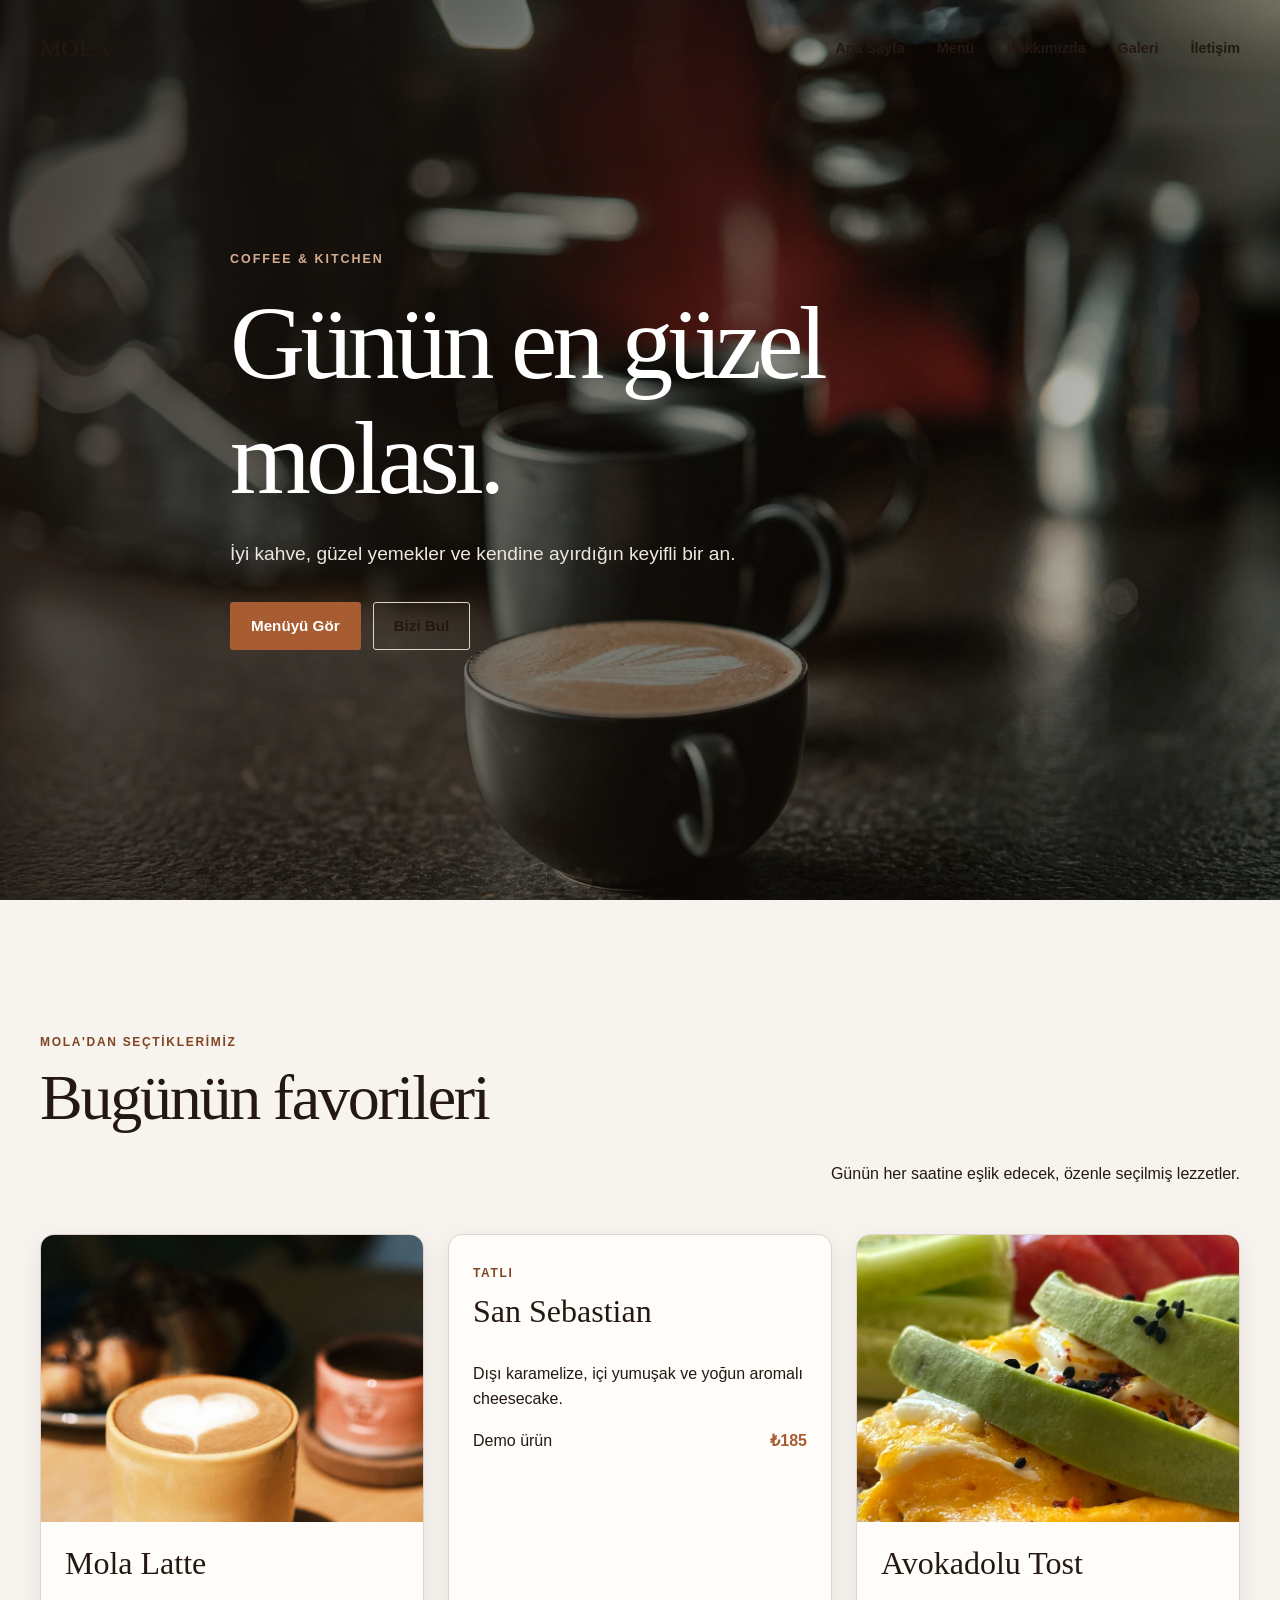
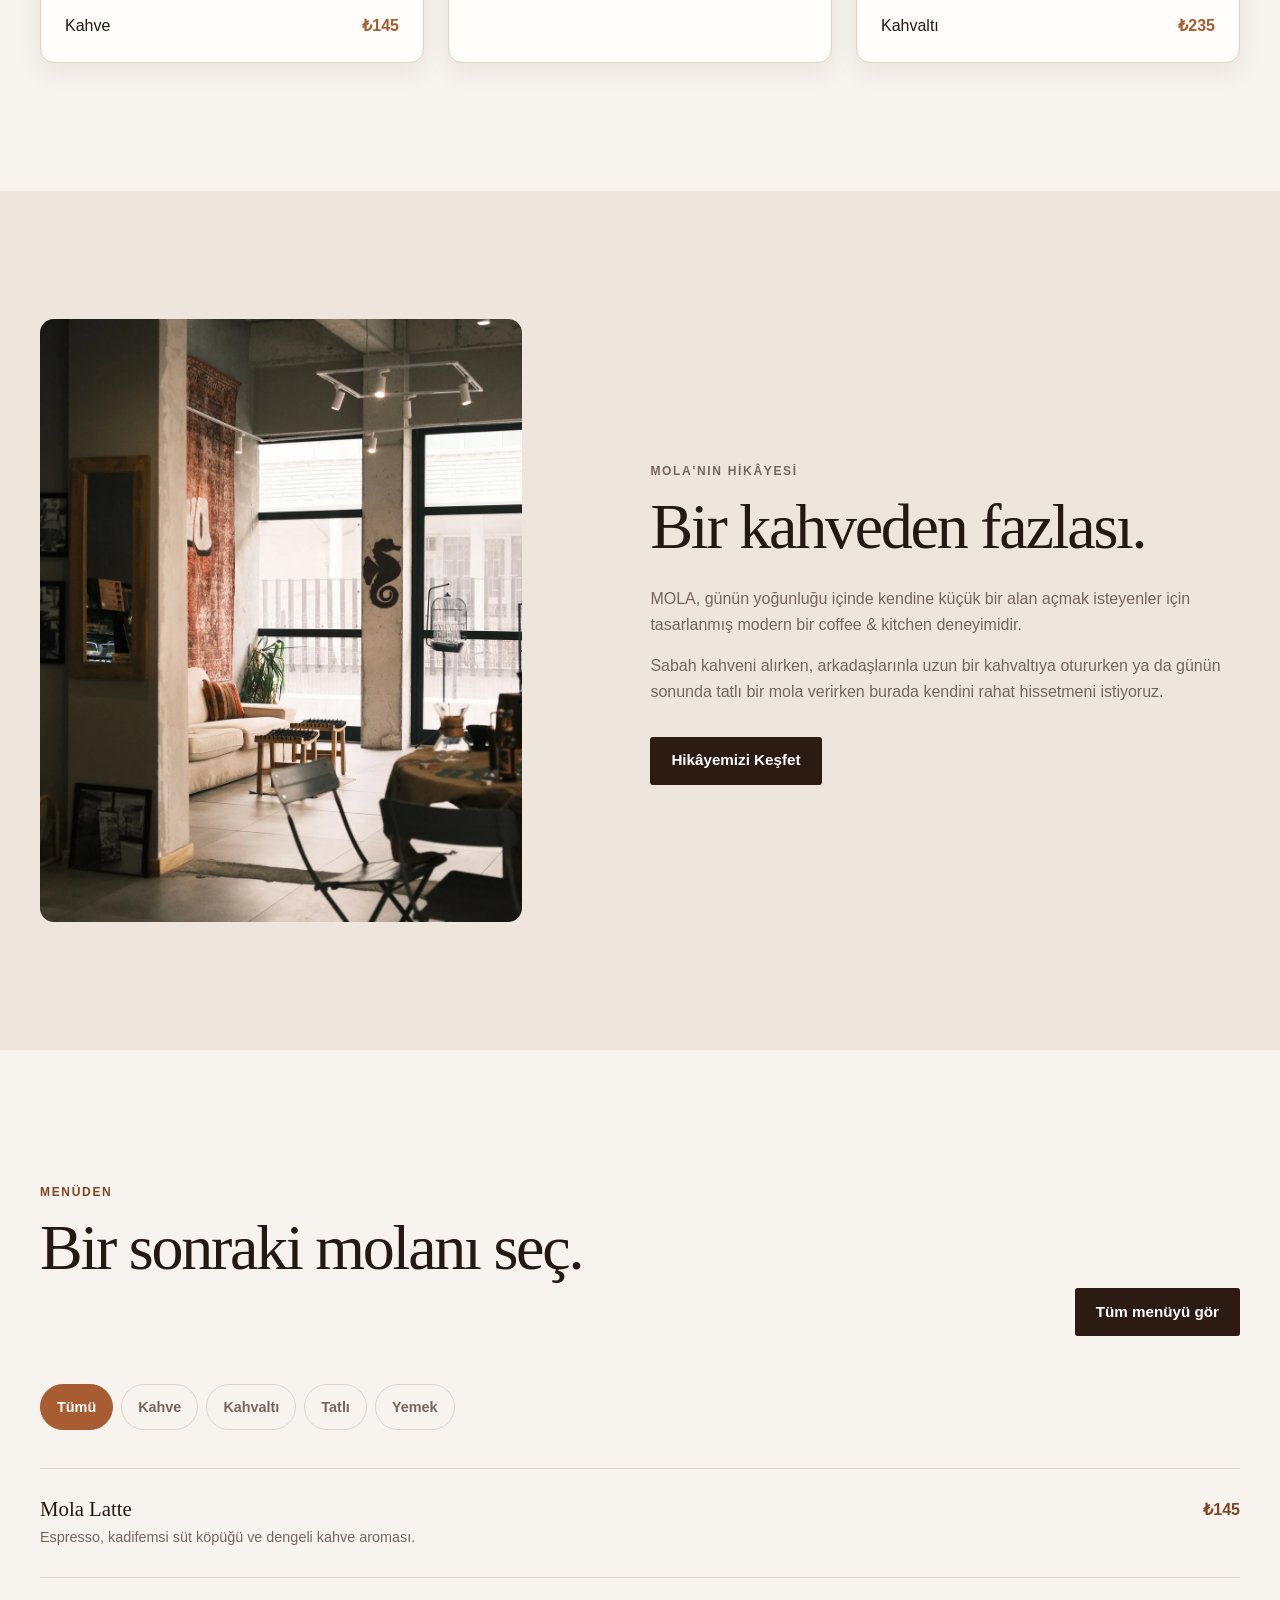
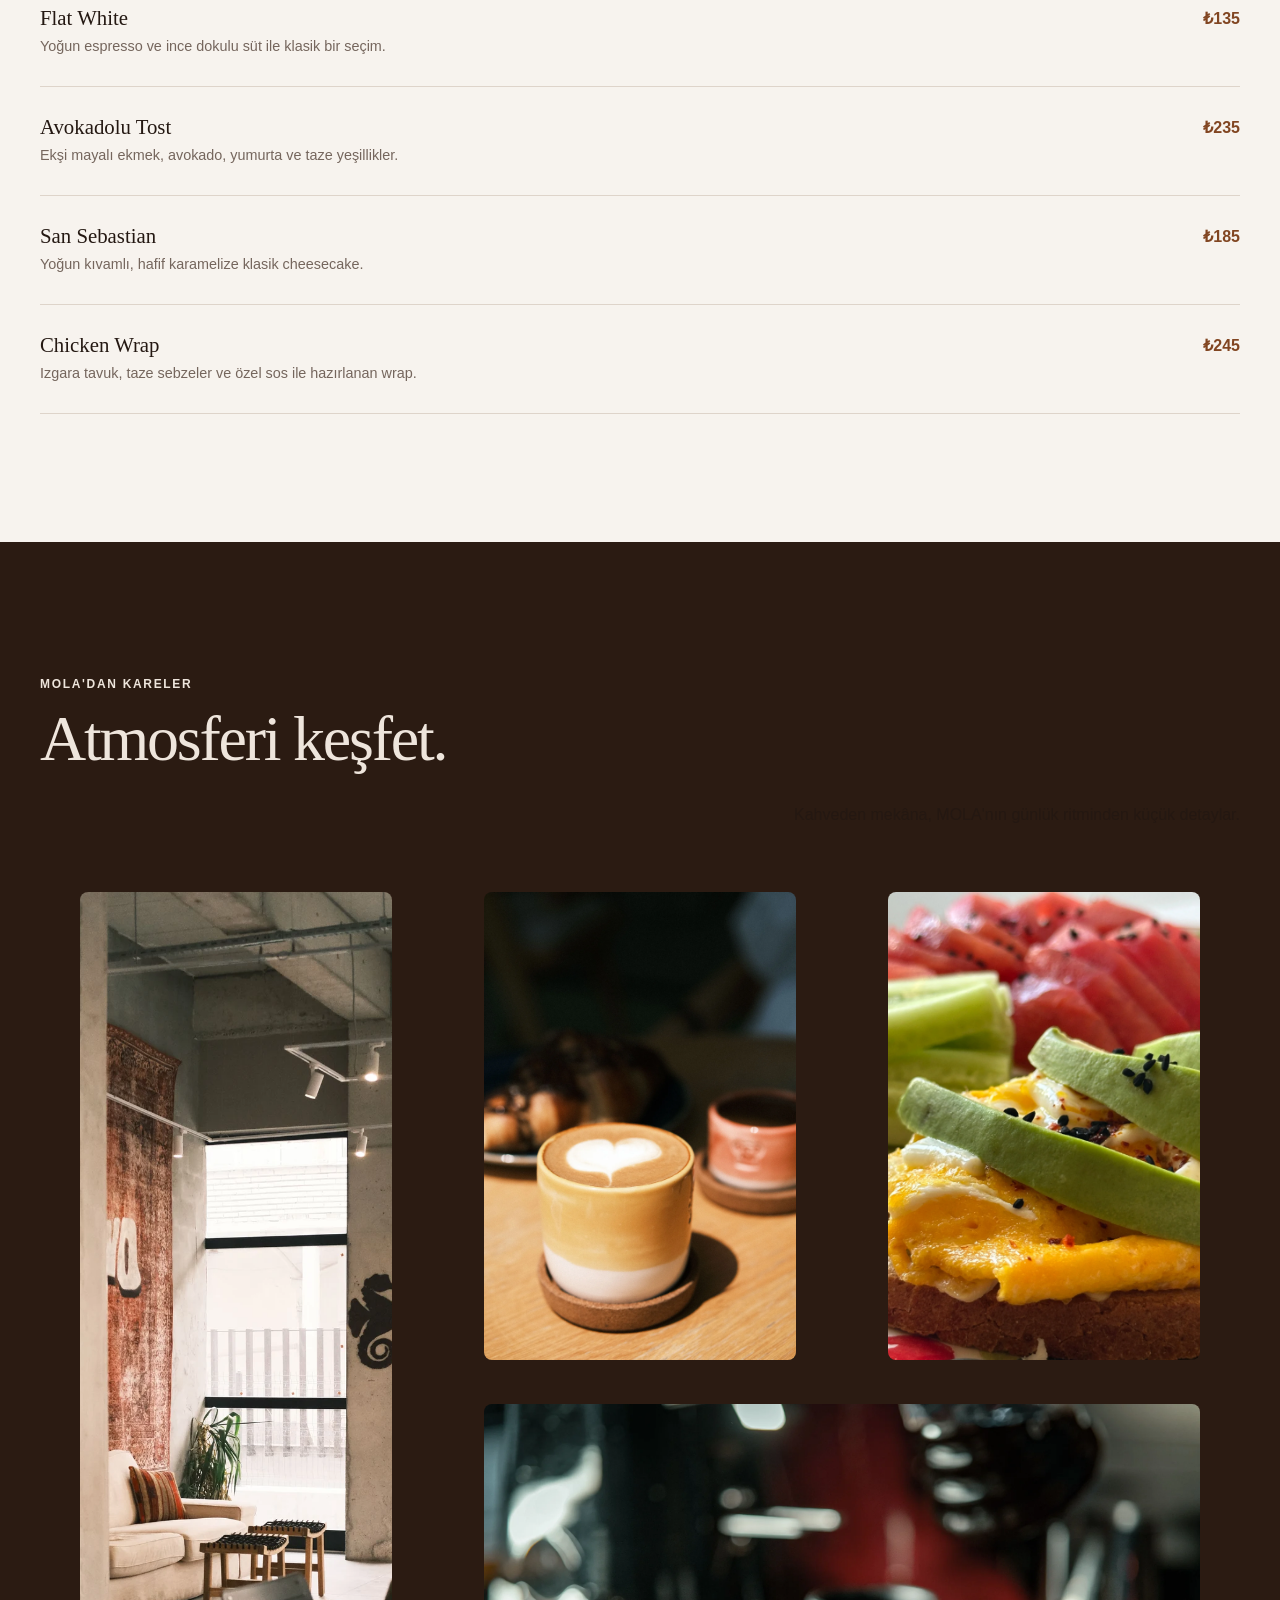
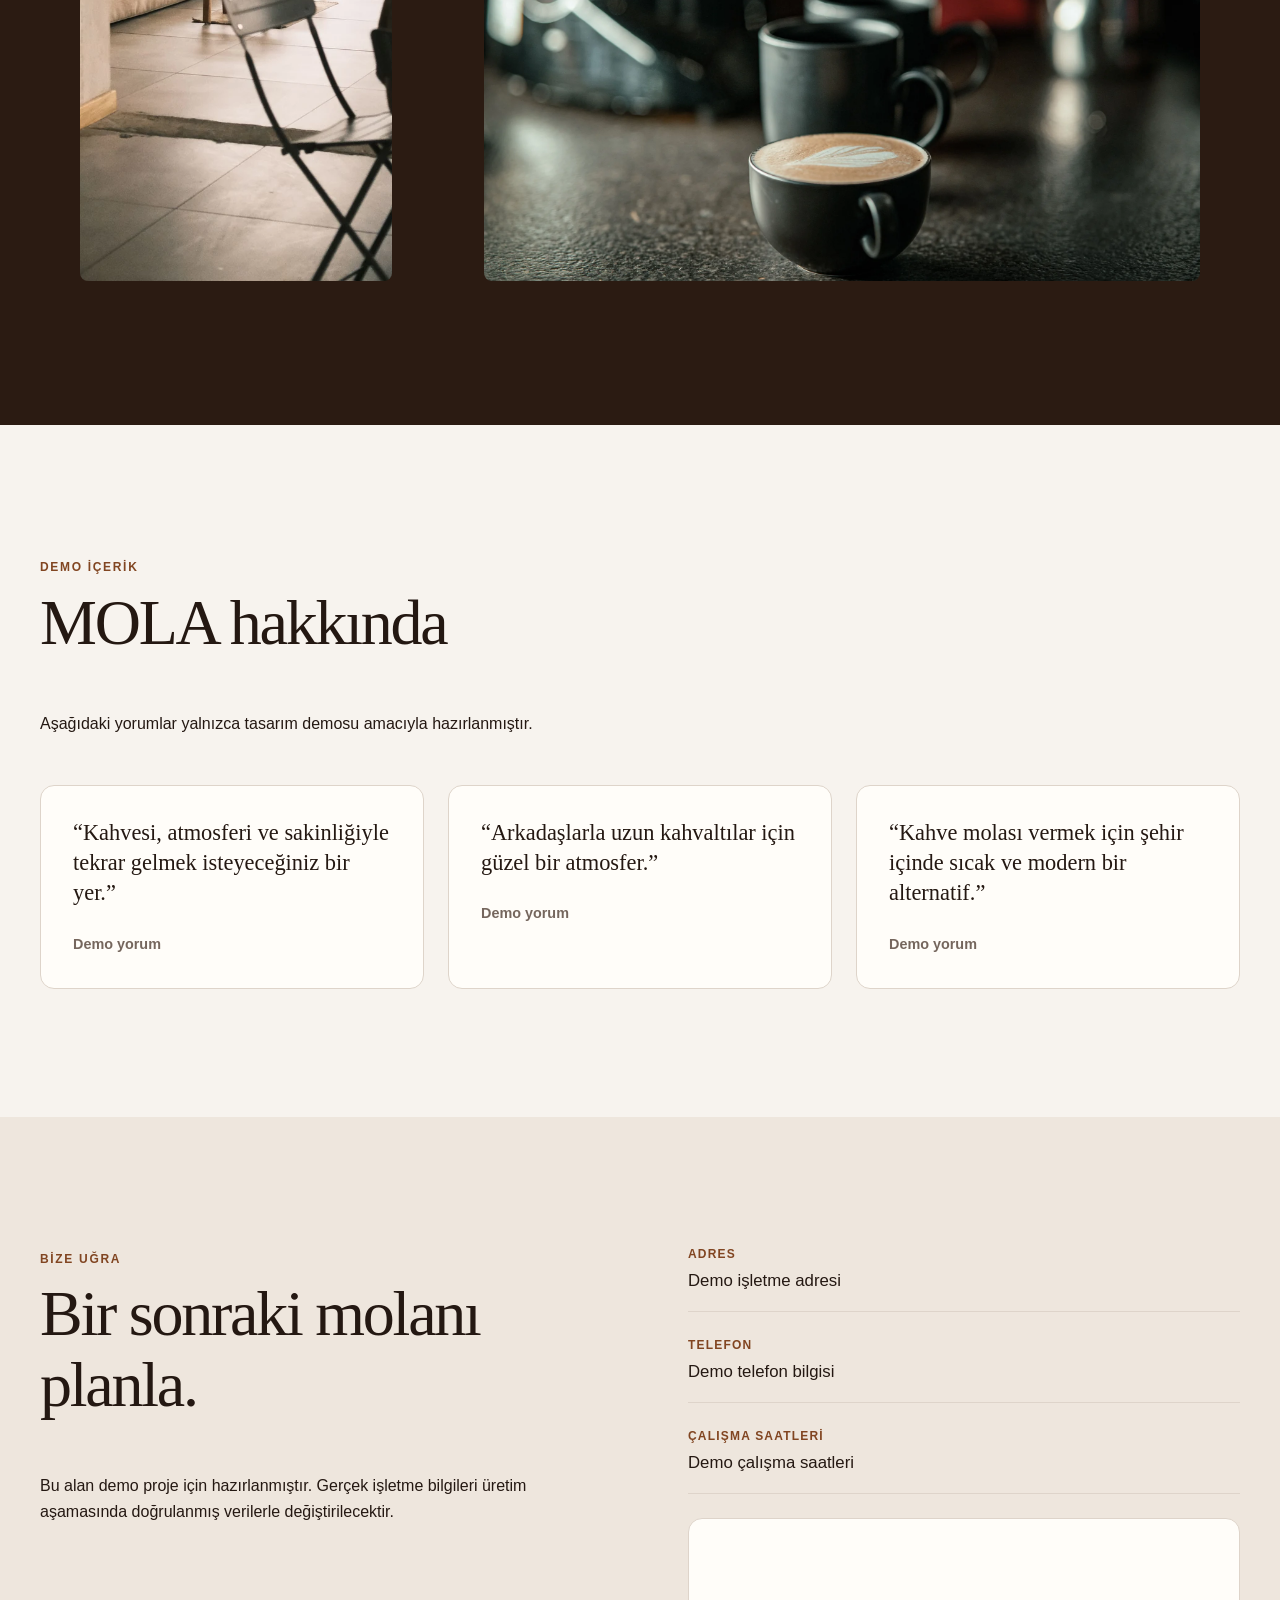
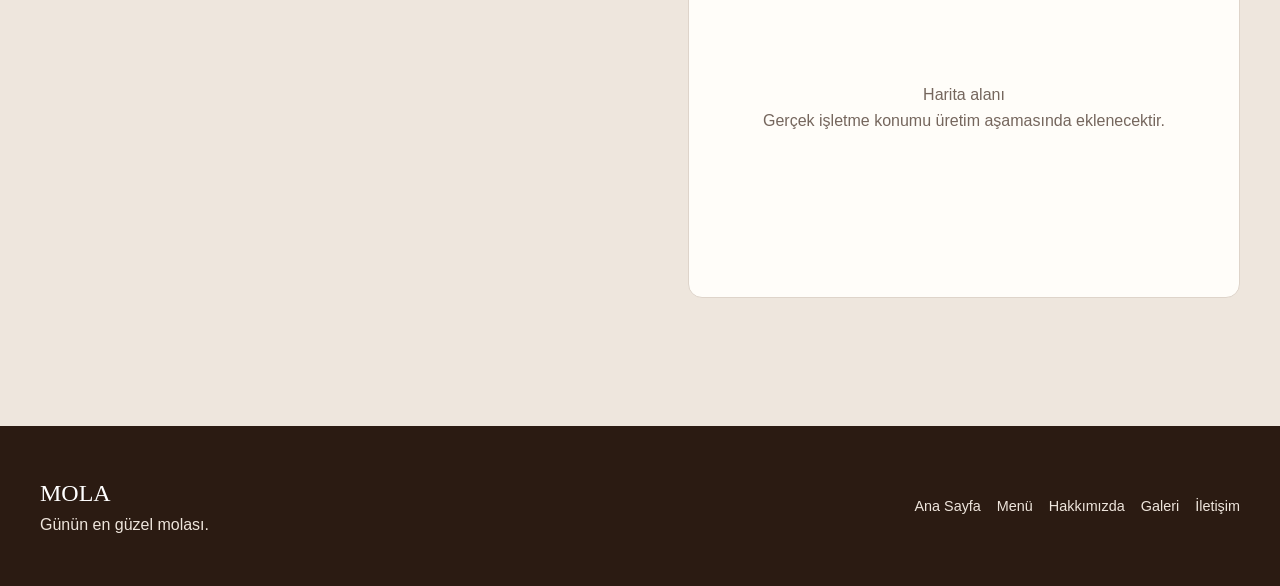
<file: index.html>
<!DOCTYPE html>
<html lang="tr">
<head>
  <meta charset="UTF-8">

  <meta
    name="viewport"
    content="width=device-width, initial-scale=1.0"
  >

  <title>MOLA Coffee & Kitchen — Günün en güzel molası.</title>

  <meta
    name="description"
    content="MOLA Coffee & Kitchen — iyi kahve, güzel yemekler ve keyifli molalar için modern bir kafe konsepti."
  >

  <meta
    name="robots"
    content="index, follow"
  >

  <meta
    name="theme-color"
    content="#2b1b12"
  >

  <!-- Open Graph -->
  <meta
    property="og:type"
    content="website"
  >

  <meta
    property="og:locale"
    content="tr_TR"
  >

  <meta
    property="og:site_name"
    content="MOLA Coffee & Kitchen"
  >

  <meta
    property="og:title"
    content="MOLA Coffee & Kitchen — Günün en güzel molası."
  >

  <meta
    property="og:description"
    content="İyi kahve, güzel yemekler ve kendine ayırdığın keyifli bir an."
  >

  <meta
    property="og:image"
    content="assets/images/hero-coffee.webp"
  >

  <meta
    property="og:image:alt"
    content="MOLA Coffee & Kitchen'da hazırlanmış latte ve kahve sunumu"
  >

  <meta
    property="og:image:type"
    content="image/webp"
  >

  <meta
    property="og:image:width"
    content="2000"
  >

  <meta
    property="og:image:height"
    content="1333"
  >

  <!-- X / Twitter -->
  <meta
    name="twitter:card"
    content="summary_large_image"
  >

  <meta
    name="twitter:title"
    content="MOLA Coffee & Kitchen — Günün en güzel molası."
  >

  <meta
    name="twitter:description"
    content="İyi kahve, güzel yemekler ve kendine ayırdığın keyifli bir an."
  >

  <meta
    name="twitter:image"
    content="assets/images/hero-coffee.webp"
  >

  <meta
    name="twitter:image:alt"
    content="MOLA Coffee & Kitchen'da hazırlanmış latte ve kahve sunumu"
  >

  <link
    rel="icon"
    href="assets/icons/favicon.svg"
    type="image/svg+xml"
  >

  <link
    rel="stylesheet"
    href="css/style.css"
  >

  <!-- Organization structured data -->
  <script type="application/ld+json">
  {
    "@context": "https://schema.org",
    "@type": "Organization",
    "@id": "#organization",
    "name": "MOLA Coffee & Kitchen",
    "alternateName": "MOLA",
    "description": "İyi kahve, güzel yemekler ve keyifli molalar için modern bir coffee & kitchen konsepti.",
    "logo": "assets/icons/favicon.svg"
  }
  </script>
</head>

<body>

  <a
    class="skip-link"
    href="#main-content"
  >
    İçeriğe geç
  </a>

  <header class="site-header">
    <div class="container site-header__inner">

      <a
        class="brand"
        href="index.html"
        aria-label="MOLA Coffee & Kitchen ana sayfa"
      >
        MOLA
      </a>

      <button
        class="nav-toggle"
        type="button"
        aria-expanded="false"
        aria-controls="primary-navigation"
        aria-label="Menüyü aç"
      >
        <span
          class="nav-toggle__icon"
          aria-hidden="true"
        >
          <span></span>
          <span></span>
          <span></span>
        </span>
      </button>

      <nav
        class="primary-nav"
        id="primary-navigation"
        aria-label="Ana navigasyon"
      >
        <ul class="primary-nav__list">

          <li>
            <a
              href="index.html"
              aria-current="page"
            >
              Ana Sayfa
            </a>
          </li>

          <li>
            <a href="menu.html">
              Menü
            </a>
          </li>

          <li>
            <a href="about.html">
              Hakkımızda
            </a>
          </li>

          <li>
            <a href="#gallery">
              Galeri
            </a>
          </li>

          <li>
            <a href="#contact">
              İletişim
            </a>
          </li>

        </ul>
      </nav>

    </div>
  </header>

  <main id="main-content">

    <section class="hero">

      <div class="hero__media">
        <img
          src="assets/images/hero-coffee.webp"
          alt="Kafede hazırlanmış latte ve kahve sunumu"
          width="2000"
          height="1333"
          fetchpriority="high"
          decoding="async"
        >
      </div>

      <div class="hero__content">
        <div class="container hero__content-inner">

          <p class="hero__eyebrow">
            COFFEE &amp; KITCHEN
          </p>

          <h1 class="hero__title">
            Günün en güzel molası.
          </h1>

          <p class="hero__description">
            İyi kahve, güzel yemekler ve kendine ayırdığın
            keyifli bir an.
          </p>

          <div class="hero__actions">

            <a
              class="button button--primary"
              href="menu.html"
            >
              Menüyü Gör
            </a>

            <a
              class="button button--secondary"
              href="#contact"
            >
              Bizi Bul
            </a>

          </div>

        </div>
      </div>

    </section>

    <section class="section featured">
      <div class="container">

        <div class="featured__header">

          <div>
            <p class="section-label">
              MOLA'DAN SEÇTİKLERİMİZ
            </p>

            <h2>
              Bugünün favorileri
            </h2>
          </div>

          <p class="section-intro">
            Günün her saatine eşlik edecek,
            özenle seçilmiş lezzetler.
          </p>

        </div>

        <div class="featured-grid">

          <article class="featured-card">

            <div class="featured-card__image">
              <img
                src="assets/images/mola-latte.webp"
                alt="Latte art ile hazırlanmış MOLA latte"
                width="1600"
                height="2400"
                loading="lazy"
                decoding="async"
              >
            </div>

            <div class="featured-card__content">

              <h3>
                Mola Latte
              </h3>

              <div class="featured-card__meta">
                <span>Kahve</span>

                <span class="featured-card__price">
                  ₺145
                </span>
              </div>

            </div>

          </article>

          <article class="featured-card">

            <div class="featured-card__content">

              <p class="section-label">
                TATLI
              </p>

              <h3>
                San Sebastian
              </h3>

              <p>
                Dışı karamelize, içi yumuşak ve yoğun
                aromalı cheesecake.
              </p>

              <div class="featured-card__meta">

                <span>
                  Demo ürün
                </span>

                <span class="featured-card__price">
                  ₺185
                </span>

              </div>

            </div>

          </article>

          <article class="featured-card">

            <div class="featured-card__image">
              <img
                src="assets/images/avocado-toast.webp"
                alt="Taze malzemelerle hazırlanmış avokadolu tost"
                width="1600"
                height="2133"
                loading="lazy"
                decoding="async"
              >
            </div>

            <div class="featured-card__content">

              <h3>
                Avokadolu Tost
              </h3>

              <div class="featured-card__meta">

                <span>
                  Kahvaltı
                </span>

                <span class="featured-card__price">
                  ₺235
                </span>

              </div>

            </div>

          </article>

        </div>
      </div>
    </section>

    <section class="section story">

      <div class="container story__grid">

        <div class="story__image">
          <img
            src="assets/images/story-interior.webp"
            alt="Modern ve sıcak bir kafe iç mekânı"
            width="1067"
            height="1600"
            loading="lazy"
            decoding="async"
          >
        </div>

        <div class="story__content">

          <p class="section-label">
            MOLA'NIN HİKÂYESİ
          </p>

          <h2>
            Bir kahveden fazlası.
          </h2>

          <p>
            MOLA, günün yoğunluğu içinde kendine küçük
            bir alan açmak isteyenler için tasarlanmış
            modern bir coffee &amp; kitchen deneyimidir.
          </p>

          <p>
            Sabah kahveni alırken, arkadaşlarınla uzun
            bir kahvaltıya otururken ya da günün sonunda
            tatlı bir mola verirken burada kendini
            rahat hissetmeni istiyoruz.
          </p>

          <div class="story__actions">

            <a
              class="button button--dark"
              href="about.html"
            >
              Hikâyemizi Keşfet
            </a>

          </div>

        </div>

      </div>

    </section>

    <section class="section menu-preview">

      <div class="container">

        <div class="featured__header">

          <div>
            <p class="section-label">
              MENÜDEN
            </p>

            <h2>
              Bir sonraki molanı seç.
            </h2>
          </div>

          <a
            class="button button--dark"
            href="menu.html"
          >
            Tüm menüyü gör
          </a>

        </div>

        <div
          class="menu-filter"
          role="group"
          aria-label="Menü kategorileri"
        >

          <button
            class="menu-filter__button is-active"
            type="button"
            data-filter="tumu"
            aria-pressed="true"
          >
            Tümü
          </button>

          <button
            class="menu-filter__button"
            type="button"
            data-filter="kahve"
            aria-pressed="false"
          >
            Kahve
          </button>

          <button
            class="menu-filter__button"
            type="button"
            data-filter="kahvalti"
            aria-pressed="false"
          >
            Kahvaltı
          </button>

          <button
            class="menu-filter__button"
            type="button"
            data-filter="tatli"
            aria-pressed="false"
          >
            Tatlı
          </button>

          <button
            class="menu-filter__button"
            type="button"
            data-filter="yemek"
            aria-pressed="false"
          >
            Yemek
          </button>

        </div>

        <div
          class="menu-grid"
          id="menu-preview-grid"
        >

          <article
            class="menu-item"
            data-category="kahve"
          >
            <div>

              <h3 class="menu-item__name">
                Mola Latte
              </h3>

              <p class="menu-item__description">
                Espresso, kadifemsi süt köpüğü ve
                dengeli kahve aroması.
              </p>

            </div>

            <span class="menu-item__price">
              ₺145
            </span>

          </article>

          <article
            class="menu-item"
            data-category="kahve"
          >
            <div>

              <h3 class="menu-item__name">
                Flat White
              </h3>

              <p class="menu-item__description">
                Yoğun espresso ve ince dokulu süt ile
                klasik bir seçim.
              </p>

            </div>

            <span class="menu-item__price">
              ₺135
            </span>

          </article>

          <article
            class="menu-item"
            data-category="kahvalti"
          >
            <div>

              <h3 class="menu-item__name">
                Avokadolu Tost
              </h3>

              <p class="menu-item__description">
                Ekşi mayalı ekmek, avokado, yumurta
                ve taze yeşillikler.
              </p>

            </div>

            <span class="menu-item__price">
              ₺235
            </span>

          </article>

          <article
            class="menu-item"
            data-category="tatli"
          >
            <div>

              <h3 class="menu-item__name">
                San Sebastian
              </h3>

              <p class="menu-item__description">
                Yoğun kıvamlı, hafif karamelize klasik
                cheesecake.
              </p>

            </div>

            <span class="menu-item__price">
              ₺185
            </span>

          </article>

          <article
            class="menu-item"
            data-category="yemek"
          >
            <div>

              <h3 class="menu-item__name">
                Chicken Wrap
              </h3>

              <p class="menu-item__description">
                Izgara tavuk, taze sebzeler ve özel
                sos ile hazırlanan wrap.
              </p>

            </div>

            <span class="menu-item__price">
              ₺245
            </span>

          </article>

        </div>
      </div>
    </section>

    <section
      class="section gallery"
      id="gallery"
    >

      <div class="container">

        <div class="featured__header">

          <div>
            <p class="section-label">
              MOLA'DAN KARELER
            </p>

            <h2>
              Atmosferi keşfet.
            </h2>
          </div>

          <p class="section-intro">
            Kahveden mekâna, MOLA'nın günlük ritminden
            küçük detaylar.
          </p>

        </div>

        <div class="gallery-grid">

          <figure class="gallery__item gallery__item--tall">

            <img
              src="assets/images/story-interior.webp"
              alt="Kafeyi temsil eden modern iç mekân"
              width="1067"
              height="1600"
              loading="lazy"
              decoding="async"
            >

          </figure>

          <figure class="gallery__item">

            <img
              src="assets/images/mola-latte.webp"
              alt="Latte art ile hazırlanmış kahve"
              width="1600"
              height="2400"
              loading="lazy"
              decoding="async"
            >

          </figure>

          <figure class="gallery__item">

            <img
              src="assets/images/avocado-toast.webp"
              alt="Taze malzemelerle hazırlanmış avokadolu tost"
              width="1600"
              height="2133"
              loading="lazy"
              decoding="async"
            >

          </figure>

          <figure class="gallery__item gallery__item--wide">

            <img
              src="assets/images/hero-coffee.webp"
              alt="Kahve sunumunu gösteren atmosferik kafe fotoğrafı"
              width="2000"
              height="1333"
              loading="lazy"
              decoding="async"
            >

          </figure>

        </div>
      </div>
    </section>

    <section class="section testimonials">

      <div class="container">

        <div class="testimonials__header">

          <p class="section-label">
            DEMO İÇERİK
          </p>

          <h2>
            MOLA hakkında
          </h2>

          <p class="section-intro">
            Aşağıdaki yorumlar yalnızca tasarım demosu
            amacıyla hazırlanmıştır.
          </p>

        </div>

        <div class="testimonials__grid">

          <article class="testimonial">

            <p class="testimonial__quote">
              “Kahvesi, atmosferi ve sakinliğiyle
              tekrar gelmek isteyeceğiniz bir yer.”
            </p>

            <p class="testimonial__author">
              Demo yorum
            </p>

          </article>

          <article class="testimonial">

            <p class="testimonial__quote">
              “Arkadaşlarla uzun kahvaltılar için
              güzel bir atmosfer.”
            </p>

            <p class="testimonial__author">
              Demo yorum
            </p>

          </article>

          <article class="testimonial">

            <p class="testimonial__quote">
              “Kahve molası vermek için şehir içinde
              sıcak ve modern bir alternatif.”
            </p>

            <p class="testimonial__author">
              Demo yorum
            </p>

          </article>

        </div>
      </div>
    </section>

    <section
      class="section contact"
      id="contact"
    >

      <div class="container contact__grid">

        <div>

          <p class="section-label">
            BİZE UĞRA
          </p>

          <h2>
            Bir sonraki molanı planla.
          </h2>

          <p class="section-intro">
            Bu alan demo proje için hazırlanmıştır.
            Gerçek işletme bilgileri üretim aşamasında
            doğrulanmış verilerle değiştirilecektir.
          </p>

        </div>

        <div class="contact__details">

          <div class="contact__item">

            <p class="contact__label">
              Adres
            </p>

            <p class="contact__value">
              Demo işletme adresi
            </p>

          </div>

          <div class="contact__item">

            <p class="contact__label">
              Telefon
            </p>

            <p class="contact__value">
              Demo telefon bilgisi
            </p>

          </div>

          <div class="contact__item">

            <p class="contact__label">
              Çalışma saatleri
            </p>

            <p class="contact__value">
              Demo çalışma saatleri
            </p>

          </div>

          <div class="contact__map">

            <p>
              Harita alanı<br>
              Gerçek işletme konumu üretim aşamasında eklenecektir.
            </p>

          </div>

        </div>

      </div>
    </section>

  </main>

  <footer class="site-footer">

    <div class="container site-footer__inner">

      <div>

        <div class="site-footer__brand">
          MOLA
        </div>

        <p>
          Günün en güzel molası.
        </p>

      </div>

      <ul class="site-footer__links">

        <li>
          <a
            href="index.html"
            aria-current="page"
          >
            Ana Sayfa
          </a>
        </li>

        <li>
          <a href="menu.html">
            Menü
          </a>
        </li>

        <li>
          <a href="about.html">
            Hakkımızda
          </a>
        </li>

        <li>
          <a href="#gallery">
            Galeri
          </a>
        </li>

        <li>
          <a href="#contact">
            İletişim
          </a>
        </li>

      </ul>

    </div>

  </footer>

  <script
    src="js/script.js"
    defer
  ></script>

</body>
</html>
</file>
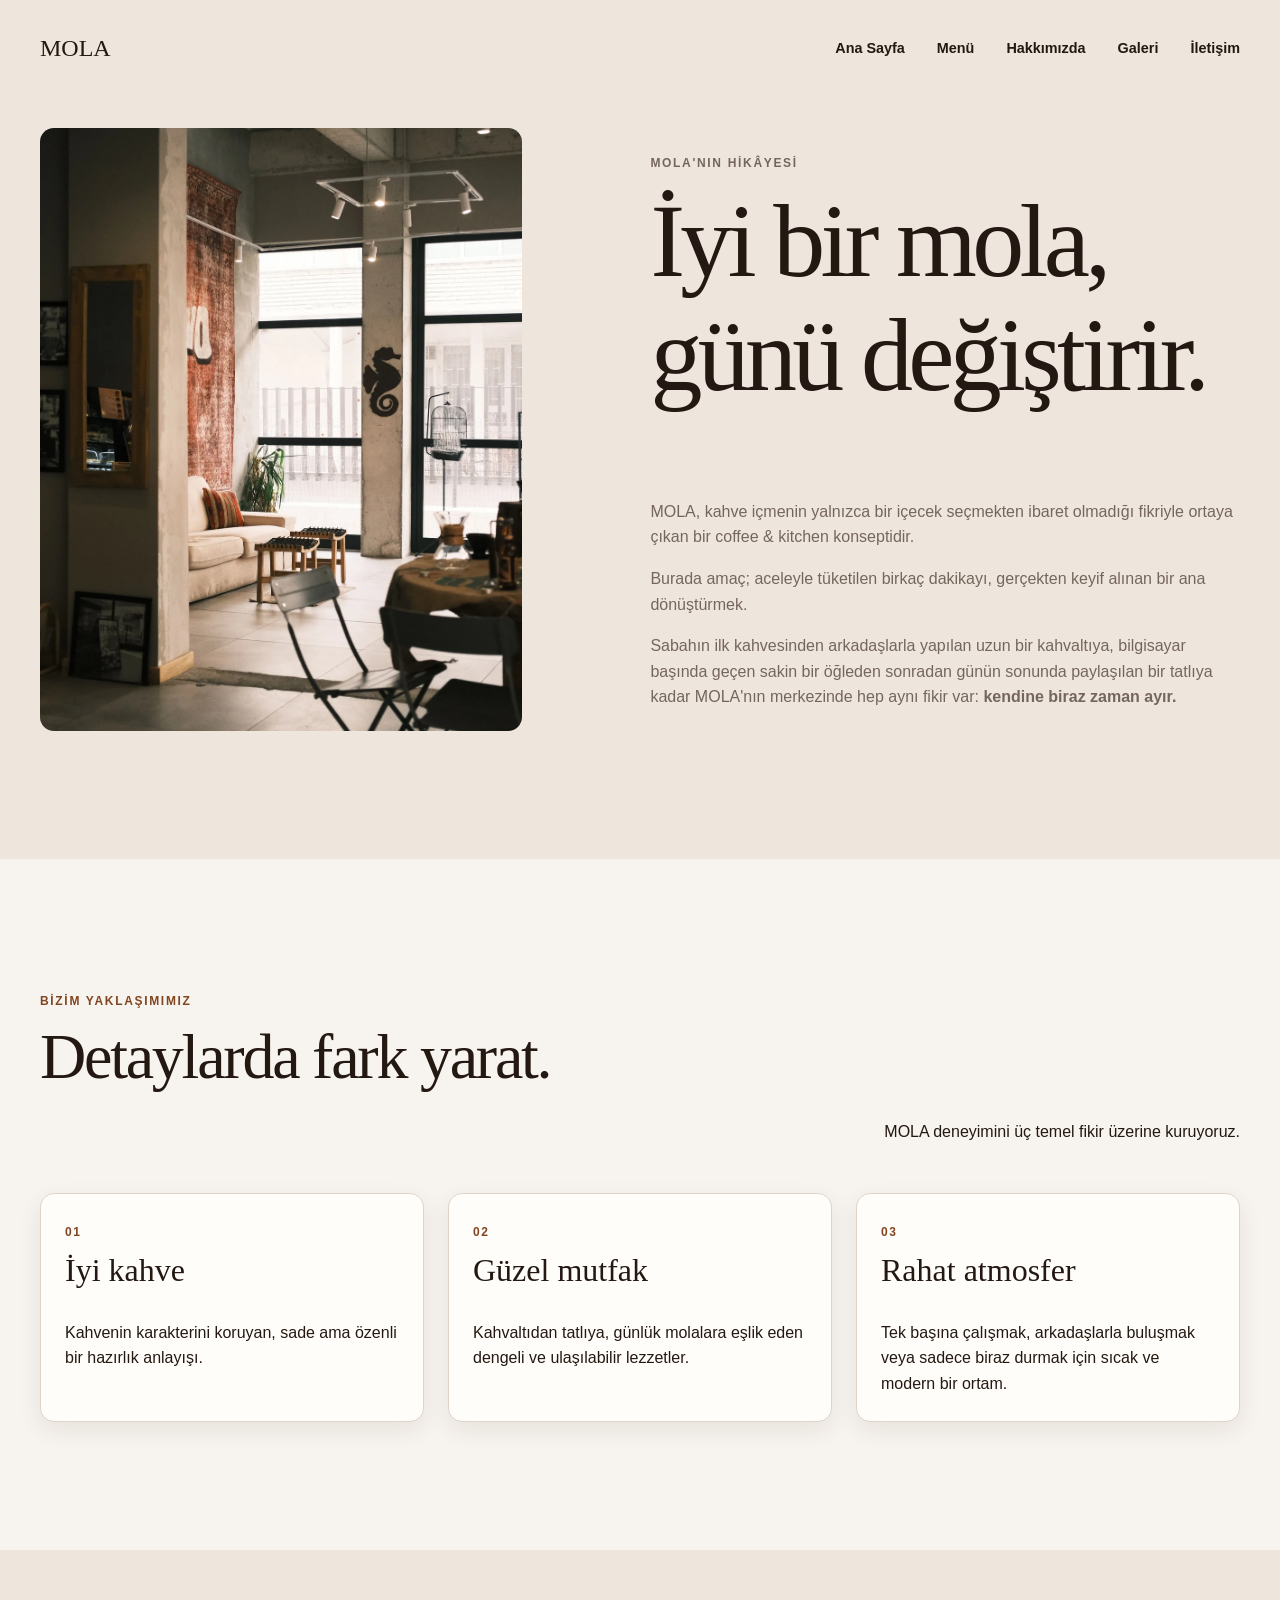
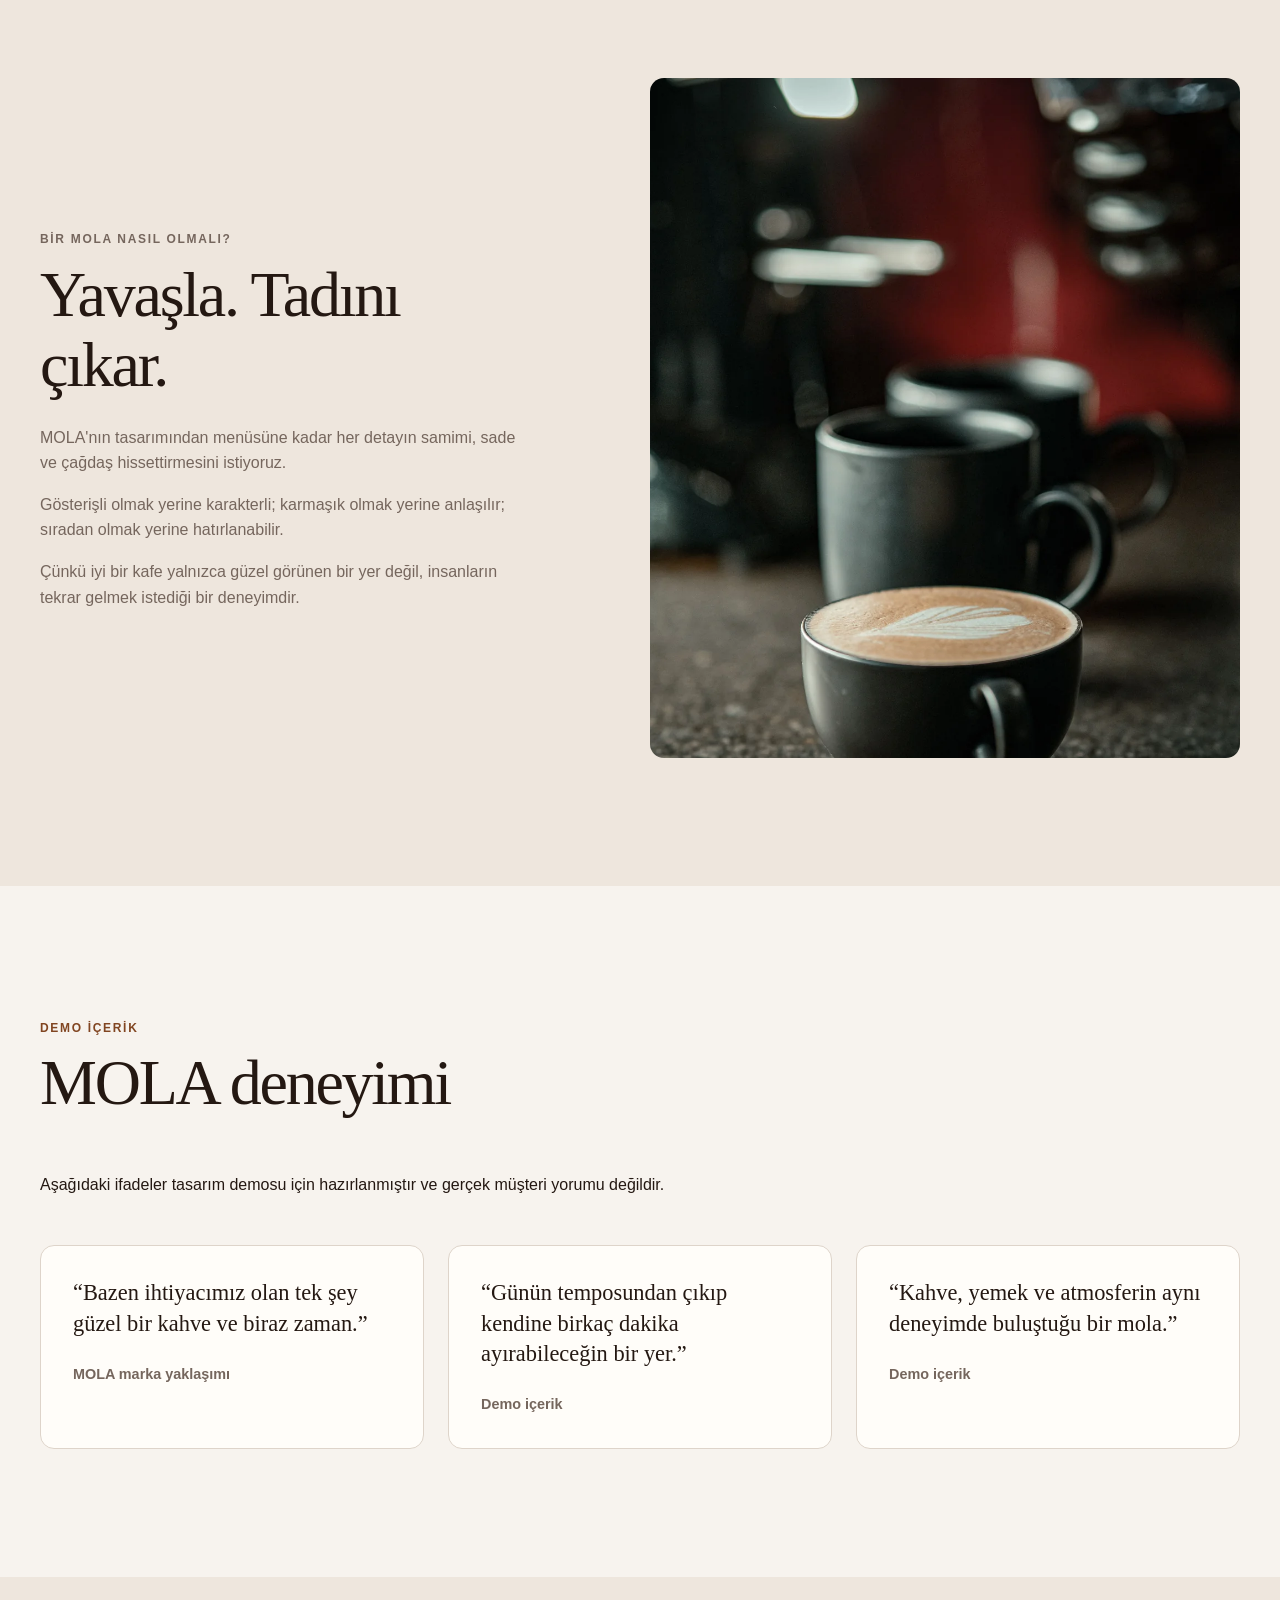
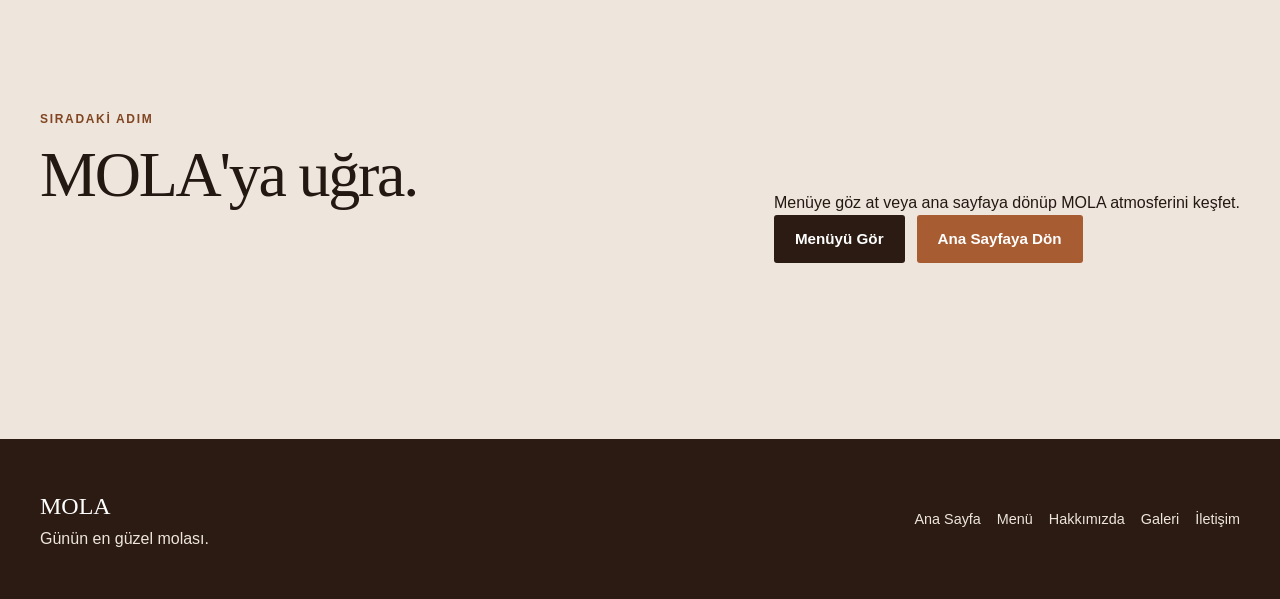
<file: about.html>
<!DOCTYPE html>
<html lang="tr">
<head>
  <meta charset="UTF-8">

  <meta
    name="viewport"
    content="width=device-width, initial-scale=1.0"
  >

  <title>Hakkımızda — MOLA Coffee & Kitchen</title>

  <meta
    name="description"
    content="MOLA Coffee & Kitchen'ın hikâyesini, yaklaşımını ve iyi bir mola için oluşturduğu deneyimi keşfedin."
  >

  <meta
    name="robots"
    content="index, follow"
  >

  <meta
    name="theme-color"
    content="#2b1b12"
  >

  <!-- Open Graph -->
  <meta
    property="og:type"
    content="website"
  >

  <meta
    property="og:locale"
    content="tr_TR"
  >

  <meta
    property="og:site_name"
    content="MOLA Coffee & Kitchen"
  >

  <meta
    property="og:title"
    content="Hakkımızda — MOLA Coffee & Kitchen"
  >

  <meta
    property="og:description"
    content="MOLA'nın hikâyesini, yaklaşımını ve iyi bir mola için oluşturduğu deneyimi keşfedin."
  >

  <meta
    property="og:image"
    content="assets/images/story-interior.webp"
  >

  <meta
    property="og:image:alt"
    content="Modern ve sıcak bir MOLA kafe iç mekânı"
  >

  <meta
    property="og:image:type"
    content="image/webp"
  >

  <meta
    property="og:image:width"
    content="1067"
  >

  <meta
    property="og:image:height"
    content="1600"
  >

  <!-- X / Twitter -->
  <meta
    name="twitter:card"
    content="summary_large_image"
  >

  <meta
    name="twitter:title"
    content="Hakkımızda — MOLA Coffee & Kitchen"
  >

  <meta
    name="twitter:description"
    content="MOLA'nın hikâyesini, yaklaşımını ve iyi bir mola için oluşturduğu deneyimi keşfedin."
  >

  <meta
    name="twitter:image"
    content="assets/images/story-interior.webp"
  >

  <meta
    name="twitter:image:alt"
    content="Modern ve sıcak bir MOLA kafe iç mekânı"
  >

  <link
    rel="icon"
    href="assets/icons/favicon.svg"
    type="image/svg+xml"
  >

  <link
    rel="stylesheet"
    href="css/style.css"
  >

  <!-- Page structured data -->
  <script type="application/ld+json">
  {
    "@context": "https://schema.org",
    "@type": "AboutPage",
    "name": "Hakkımızda — MOLA Coffee & Kitchen",
    "description": "MOLA Coffee & Kitchen'ın hikâyesini, yaklaşımını ve iyi bir mola için oluşturduğu deneyimi keşfedin.",
    "inLanguage": "tr"
  }
  </script>
</head>

<body>

  <a
    class="skip-link"
    href="#main-content"
  >
    İçeriğe geç
  </a>

  <header class="site-header">
    <div class="container site-header__inner">

      <a
        class="brand"
        href="index.html"
        aria-label="MOLA Coffee & Kitchen ana sayfa"
      >
        MOLA
      </a>

      <button
        class="nav-toggle"
        type="button"
        aria-expanded="false"
        aria-controls="primary-navigation"
        aria-label="Menüyü aç"
      >
        <span
          class="nav-toggle__icon"
          aria-hidden="true"
        >
          <span></span>
          <span></span>
          <span></span>
        </span>
      </button>

      <nav
        class="primary-nav"
        id="primary-navigation"
        aria-label="Ana navigasyon"
      >
        <ul class="primary-nav__list">

          <li>
            <a href="index.html">
              Ana Sayfa
            </a>
          </li>

          <li>
            <a href="menu.html">
              Menü
            </a>
          </li>

          <li>
            <a
              href="about.html"
              aria-current="page"
            >
              Hakkımızda
            </a>
          </li>

          <li>
            <a href="index.html#gallery">
              Galeri
            </a>
          </li>

          <li>
            <a href="index.html#contact">
              İletişim
            </a>
          </li>

        </ul>
      </nav>

    </div>
  </header>

  <main id="main-content">

    <section class="section story page-section--spacious">

      <div class="container story__grid">

        <div class="story__image">

          <img
            src="assets/images/story-interior.webp"
            alt="Modern ve doğal ışık alan MOLA kafe iç mekânı"
            width="1067"
            height="1600"
            fetchpriority="high"
            decoding="async"
          >

        </div>

        <div class="story__content">

          <p class="section-label">
            MOLA'NIN HİKÂYESİ
          </p>

          <h1>
            İyi bir mola,
            günü değiştirir.
          </h1>

          <p>
            MOLA, kahve içmenin yalnızca bir içecek
            seçmekten ibaret olmadığı fikriyle ortaya
            çıkan bir coffee &amp; kitchen konseptidir.
          </p>

          <p>
            Burada amaç; aceleyle tüketilen birkaç
            dakikayı, gerçekten keyif alınan bir ana
            dönüştürmek.
          </p>

          <p>
            Sabahın ilk kahvesinden arkadaşlarla yapılan
            uzun bir kahvaltıya, bilgisayar başında geçen
            sakin bir öğleden sonradan günün sonunda
            paylaşılan bir tatlıya kadar MOLA'nın
            merkezinde hep aynı fikir var:
            <strong>kendine biraz zaman ayır.</strong>
          </p>

        </div>

      </div>

    </section>

    <section class="section featured">

      <div class="container">

        <div class="featured__header">

          <div>

            <p class="section-label">
              BİZİM YAKLAŞIMIMIZ
            </p>

            <h2>
              Detaylarda fark yarat.
            </h2>

          </div>

          <p class="section-intro">
            MOLA deneyimini üç temel fikir üzerine
            kuruyoruz.
          </p>

        </div>

        <div class="featured-grid">

          <article class="featured-card">

            <div class="featured-card__content">

              <p class="section-label">
                01
              </p>

              <h3>
                İyi kahve
              </h3>

              <p>
                Kahvenin karakterini koruyan, sade ama
                özenli bir hazırlık anlayışı.
              </p>

            </div>

          </article>

          <article class="featured-card">

            <div class="featured-card__content">

              <p class="section-label">
                02
              </p>

              <h3>
                Güzel mutfak
              </h3>

              <p>
                Kahvaltıdan tatlıya, günlük molalara
                eşlik eden dengeli ve ulaşılabilir
                lezzetler.
              </p>

            </div>

          </article>

          <article class="featured-card">

            <div class="featured-card__content">

              <p class="section-label">
                03
              </p>

              <h3>
                Rahat atmosfer
              </h3>

              <p>
                Tek başına çalışmak, arkadaşlarla
                buluşmak veya sadece biraz durmak için
                sıcak ve modern bir ortam.
              </p>

            </div>

          </article>

        </div>

      </div>

    </section>

    <section class="section story">

      <div class="container story__grid">

        <div class="story__content">

          <p class="section-label">
            BİR MOLA NASIL OLMALI?
          </p>

          <h2>
            Yavaşla.
            Tadını çıkar.
          </h2>

          <p>
            MOLA'nın tasarımından menüsüne kadar her
            detayın samimi, sade ve çağdaş hissettirmesini
            istiyoruz.
          </p>

          <p>
            Gösterişli olmak yerine karakterli;
            karmaşık olmak yerine anlaşılır;
            sıradan olmak yerine hatırlanabilir.
          </p>

          <p>
            Çünkü iyi bir kafe yalnızca güzel görünen
            bir yer değil, insanların tekrar gelmek
            istediği bir deneyimdir.
          </p>

        </div>

        <div class="story__image">

          <img
            src="assets/images/hero-coffee.webp"
            alt="Kafede servis edilen kahve fincanları"
            width="2000"
            height="1333"
            loading="lazy"
            decoding="async"
          >

        </div>

      </div>

    </section>

    <section class="section testimonials">

      <div class="container">

        <div class="testimonials__header">

          <p class="section-label">
            DEMO İÇERİK
          </p>

          <h2>
            MOLA deneyimi
          </h2>

          <p class="section-intro">
            Aşağıdaki ifadeler tasarım demosu için
            hazırlanmıştır ve gerçek müşteri yorumu
            değildir.
          </p>

        </div>

        <div class="testimonials__grid">

          <article class="testimonial">

            <p class="testimonial__quote">
              “Bazen ihtiyacımız olan tek şey güzel
              bir kahve ve biraz zaman.”
            </p>

            <p class="testimonial__author">
              MOLA marka yaklaşımı
            </p>

          </article>

          <article class="testimonial">

            <p class="testimonial__quote">
              “Günün temposundan çıkıp kendine birkaç
              dakika ayırabileceğin bir yer.”
            </p>

            <p class="testimonial__author">
              Demo içerik
            </p>

          </article>

          <article class="testimonial">

            <p class="testimonial__quote">
              “Kahve, yemek ve atmosferin aynı deneyimde
              buluştuğu bir mola.”
            </p>

            <p class="testimonial__author">
              Demo içerik
            </p>

          </article>

        </div>

      </div>

    </section>

    <section class="section contact">

      <div class="container">

        <div class="featured__header">

          <div>

            <p class="section-label">
              SIRADAKİ ADIM
            </p>

            <h2>
              MOLA'ya uğra.
            </h2>

          </div>

          <div>

            <p class="section-intro">
              Menüye göz at veya ana sayfaya dönüp
              MOLA atmosferini keşfet.
            </p>

            <div class="hero__actions">

              <a
                class="button button--dark"
                href="menu.html"
              >
                Menüyü Gör
              </a>

              <a
                class="button button--primary"
                href="index.html"
              >
                Ana Sayfaya Dön
              </a>

            </div>

          </div>

        </div>

      </div>

    </section>

  </main>

  <footer class="site-footer">

    <div class="container site-footer__inner">

      <div>

        <div class="site-footer__brand">
          MOLA
        </div>

        <p>
          Günün en güzel molası.
        </p>

      </div>

      <ul class="site-footer__links">

        <li>
          <a href="index.html">
            Ana Sayfa
          </a>
        </li>

        <li>
          <a href="menu.html">
            Menü
          </a>
        </li>

        <li>
          <a
            href="about.html"
            aria-current="page"
          >
            Hakkımızda
          </a>
        </li>

        <li>
          <a href="index.html#gallery">
            Galeri
          </a>
        </li>

        <li>
          <a href="index.html#contact">
            İletişim
          </a>
        </li>

      </ul>

    </div>

  </footer>

  <script
    src="js/script.js"
    defer
  ></script>

</body>
</html>
</file>
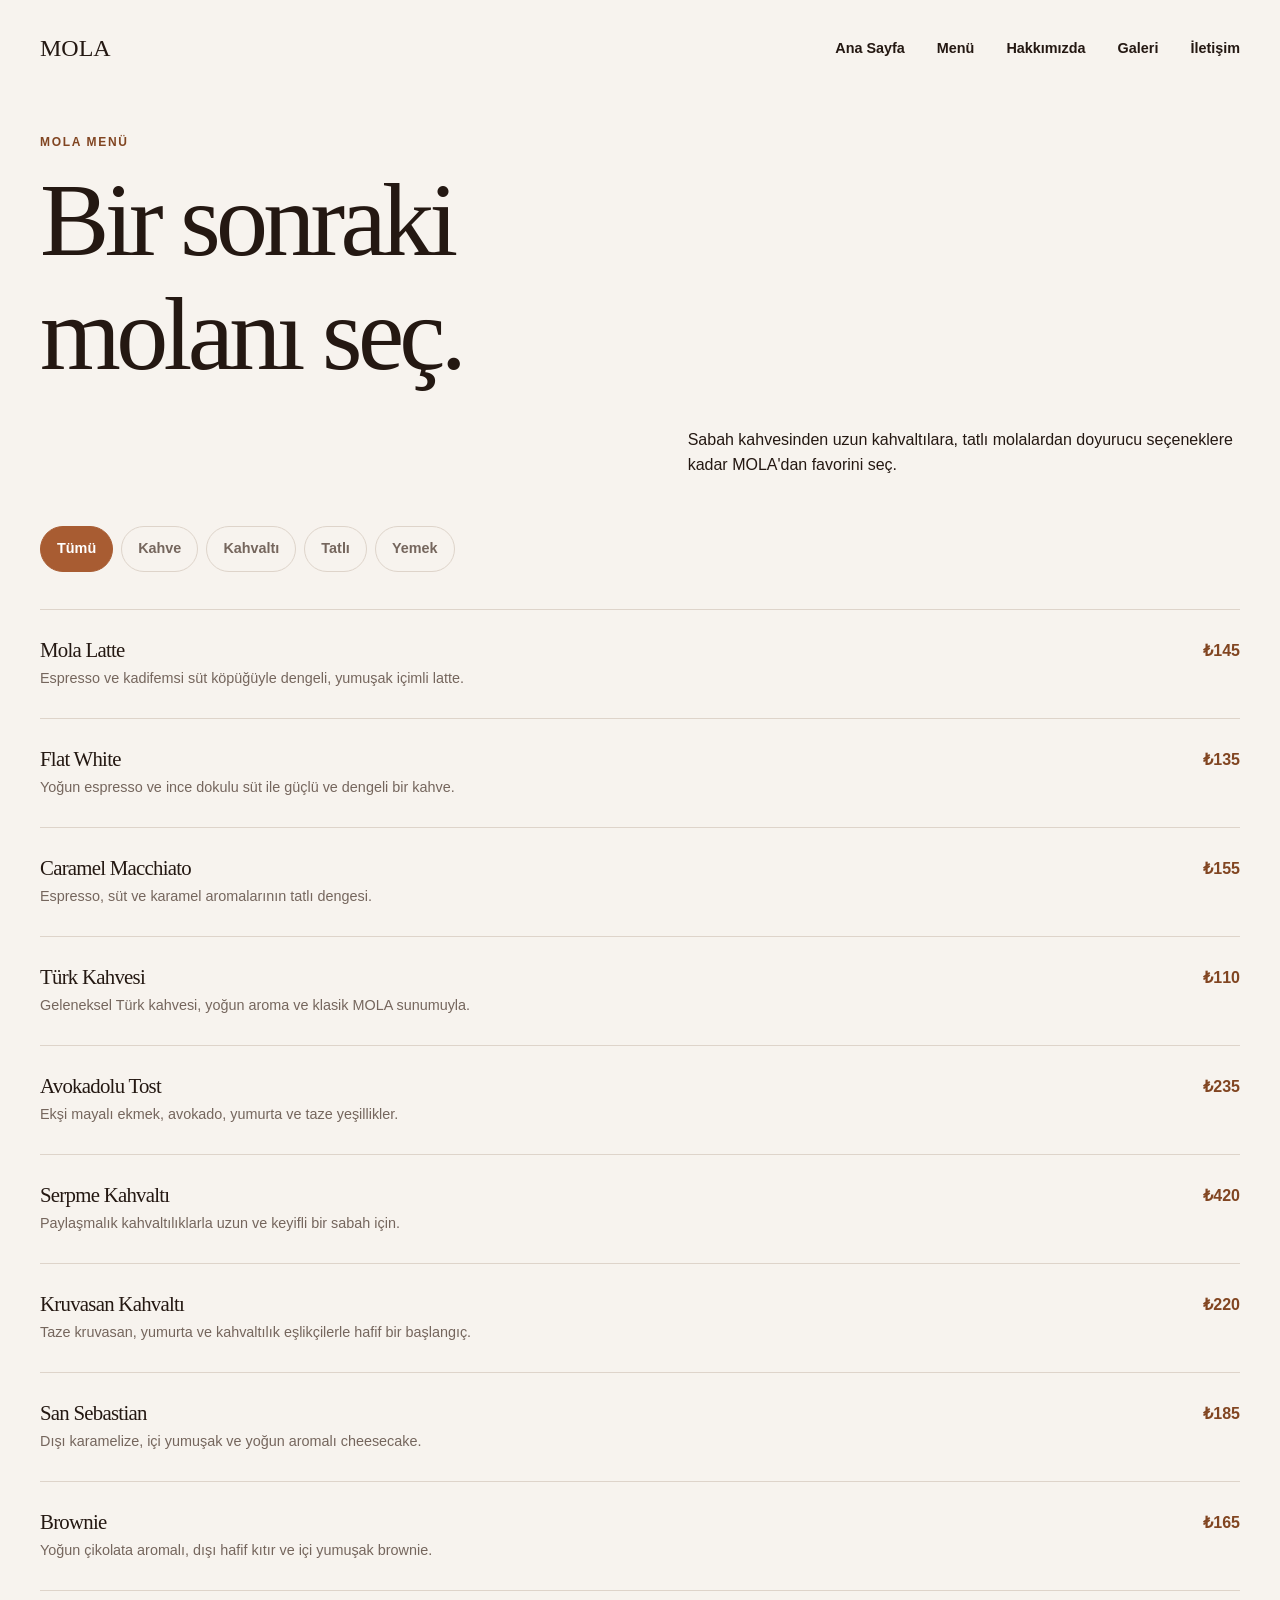
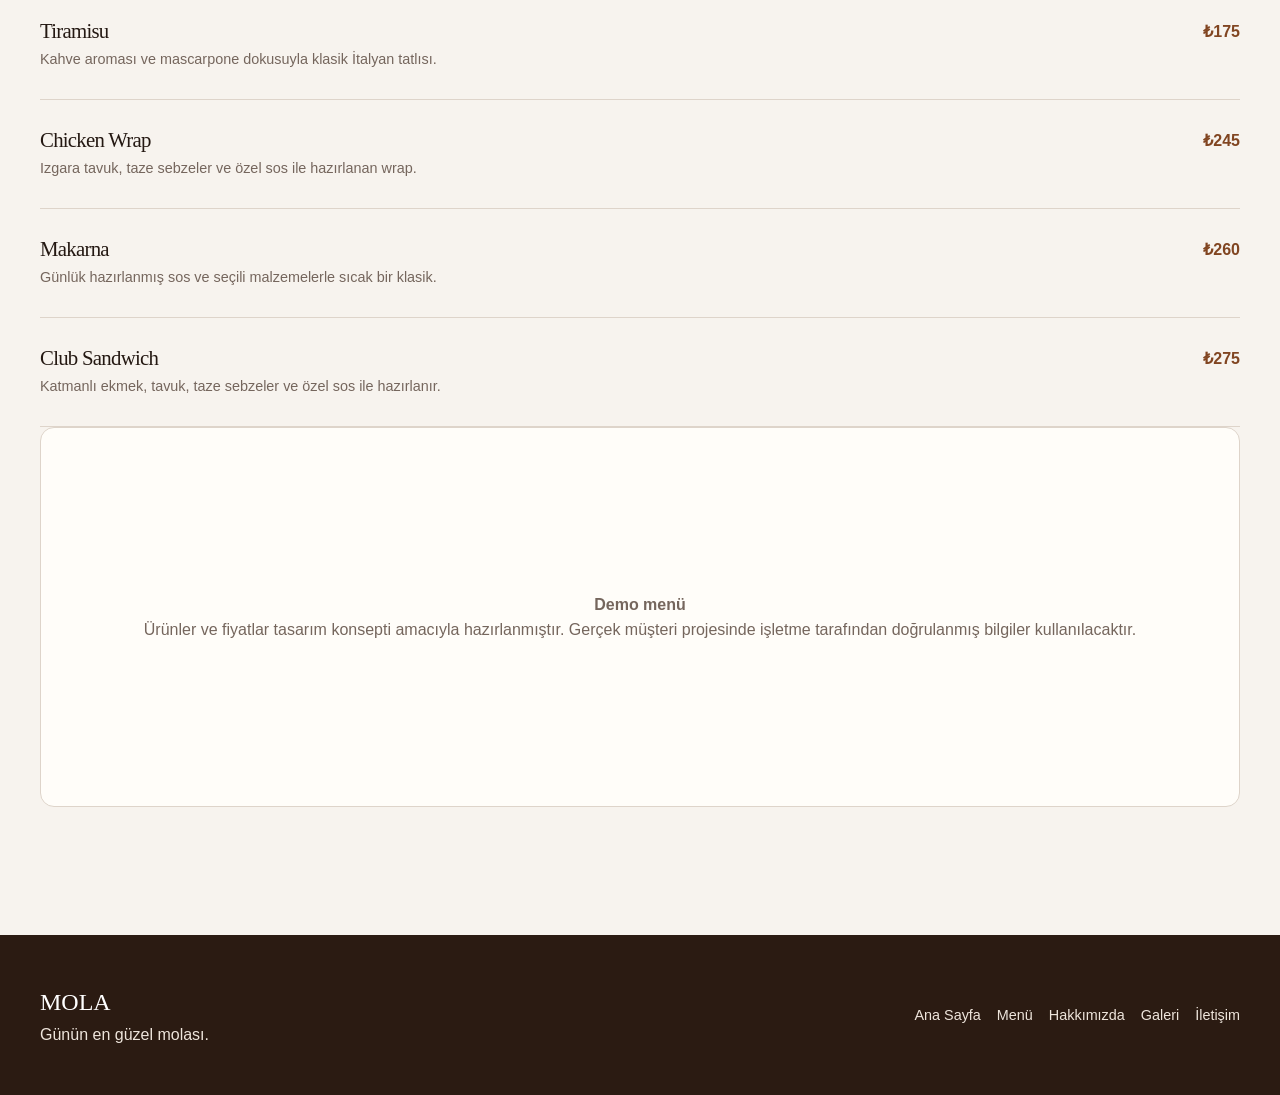
<file: menu.html>
<!DOCTYPE html>
<html lang="tr">
<head>
  <meta charset="UTF-8">

  <meta
    name="viewport"
    content="width=device-width, initial-scale=1.0"
  >

  <title>Menü — MOLA Coffee & Kitchen</title>

  <meta
    name="description"
    content="MOLA Coffee & Kitchen menüsü — kahve, kahvaltı, tatlı ve yemek seçeneklerini keşfedin."
  >

  <meta
    name="robots"
    content="index, follow"
  >

  <meta
    name="theme-color"
    content="#2b1b12"
  >

  <!-- Open Graph -->
  <meta
    property="og:type"
    content="website"
  >

  <meta
    property="og:locale"
    content="tr_TR"
  >

  <meta
    property="og:site_name"
    content="MOLA Coffee & Kitchen"
  >

  <meta
    property="og:title"
    content="Menü — MOLA Coffee & Kitchen"
  >

  <meta
    property="og:description"
    content="Kahve, kahvaltı, tatlı ve yemek seçenekleriyle MOLA menüsünü keşfedin."
  >

  <meta
    property="og:image"
    content="assets/images/hero-coffee.webp"
  >

  <meta
    property="og:image:alt"
    content="MOLA Coffee & Kitchen'da hazırlanmış latte ve kahve sunumu"
  >

  <meta
    property="og:image:type"
    content="image/webp"
  >

  <meta
    property="og:image:width"
    content="2000"
  >

  <meta
    property="og:image:height"
    content="1333"
  >

  <!-- X / Twitter -->
  <meta
    name="twitter:card"
    content="summary_large_image"
  >

  <meta
    name="twitter:title"
    content="Menü — MOLA Coffee & Kitchen"
  >

  <meta
    name="twitter:description"
    content="Kahve, kahvaltı, tatlı ve yemek seçenekleriyle MOLA menüsünü keşfedin."
  >

  <meta
    name="twitter:image"
    content="assets/images/hero-coffee.webp"
  >

  <meta
    name="twitter:image:alt"
    content="MOLA Coffee & Kitchen'da hazırlanmış latte ve kahve sunumu"
  >

  <link
    rel="icon"
    href="assets/icons/favicon.svg"
    type="image/svg+xml"
  >

  <link
    rel="stylesheet"
    href="css/style.css"
  >

  <!-- Page structured data -->
  <script type="application/ld+json">
  {
    "@context": "https://schema.org",
    "@type": "WebPage",
    "name": "Menü — MOLA Coffee & Kitchen",
    "description": "MOLA Coffee & Kitchen menüsü — kahve, kahvaltı, tatlı ve yemek seçeneklerini keşfedin.",
    "inLanguage": "tr"
  }
  </script>
</head>

<body>

  <a
    class="skip-link"
    href="#main-content"
  >
    İçeriğe geç
  </a>

  <header class="site-header">
    <div class="container site-header__inner">

      <a
        class="brand"
        href="index.html"
        aria-label="MOLA Coffee & Kitchen ana sayfa"
      >
        MOLA
      </a>

      <button
        class="nav-toggle"
        type="button"
        aria-expanded="false"
        aria-controls="primary-navigation"
        aria-label="Menüyü aç"
      >
        <span
          class="nav-toggle__icon"
          aria-hidden="true"
        >
          <span></span>
          <span></span>
          <span></span>
        </span>
      </button>

      <nav
        class="primary-nav"
        id="primary-navigation"
        aria-label="Ana navigasyon"
      >
        <ul class="primary-nav__list">

          <li>
            <a href="index.html">
              Ana Sayfa
            </a>
          </li>

          <li>
            <a
              href="menu.html"
              aria-current="page"
            >
              Menü
            </a>
          </li>

          <li>
            <a href="about.html">
              Hakkımızda
            </a>
          </li>

          <li>
            <a href="index.html#gallery">
              Galeri
            </a>
          </li>

          <li>
            <a href="index.html#contact">
              İletişim
            </a>
          </li>

        </ul>
      </nav>

    </div>
  </header>

  <main id="main-content">

    <section
      class="section menu-preview page-section--spacious"
    >

      <div class="container">

        <div class="featured__header">

          <div>

            <p class="section-label">
              MOLA MENÜ
            </p>

            <h1>
              Bir sonraki molanı seç.
            </h1>

          </div>

          <p class="section-intro">
            Sabah kahvesinden uzun kahvaltılara,
            tatlı molalardan doyurucu seçeneklere
            kadar MOLA'dan favorini seç.
          </p>

        </div>

        <div
          class="menu-filter"
          role="group"
          aria-label="Menü kategorileri"
        >

          <button
            class="menu-filter__button is-active"
            type="button"
            data-filter="tumu"
            aria-pressed="true"
          >
            Tümü
          </button>

          <button
            class="menu-filter__button"
            type="button"
            data-filter="kahve"
            aria-pressed="false"
          >
            Kahve
          </button>

          <button
            class="menu-filter__button"
            type="button"
            data-filter="kahvalti"
            aria-pressed="false"
          >
            Kahvaltı
          </button>

          <button
            class="menu-filter__button"
            type="button"
            data-filter="tatli"
            aria-pressed="false"
          >
            Tatlı
          </button>

          <button
            class="menu-filter__button"
            type="button"
            data-filter="yemek"
            aria-pressed="false"
          >
            Yemek
          </button>

        </div>

        <div
          class="menu-grid"
          id="menu-preview-grid"
        >

          <!-- Kahve -->

          <article
            class="menu-item"
            data-category="kahve"
          >

            <div>

              <h2 class="menu-item__name">
                Mola Latte
              </h2>

              <p class="menu-item__description">
                Espresso ve kadifemsi süt köpüğüyle
                dengeli, yumuşak içimli latte.
              </p>

            </div>

            <span class="menu-item__price">
              ₺145
            </span>

          </article>

          <article
            class="menu-item"
            data-category="kahve"
          >

            <div>

              <h2 class="menu-item__name">
                Flat White
              </h2>

              <p class="menu-item__description">
                Yoğun espresso ve ince dokulu süt ile
                güçlü ve dengeli bir kahve.
              </p>

            </div>

            <span class="menu-item__price">
              ₺135
            </span>

          </article>

          <article
            class="menu-item"
            data-category="kahve"
          >

            <div>

              <h2 class="menu-item__name">
                Caramel Macchiato
              </h2>

              <p class="menu-item__description">
                Espresso, süt ve karamel aromalarının
                tatlı dengesi.
              </p>

            </div>

            <span class="menu-item__price">
              ₺155
            </span>

          </article>

          <article
            class="menu-item"
            data-category="kahve"
          >

            <div>

              <h2 class="menu-item__name">
                Türk Kahvesi
              </h2>

              <p class="menu-item__description">
                Geleneksel Türk kahvesi, yoğun aroma
                ve klasik MOLA sunumuyla.
              </p>

            </div>

            <span class="menu-item__price">
              ₺110
            </span>

          </article>

          <!-- Kahvaltı -->

          <article
            class="menu-item"
            data-category="kahvalti"
          >

            <div>

              <h2 class="menu-item__name">
                Avokadolu Tost
              </h2>

              <p class="menu-item__description">
                Ekşi mayalı ekmek, avokado, yumurta
                ve taze yeşillikler.
              </p>

            </div>

            <span class="menu-item__price">
              ₺235
            </span>

          </article>

          <article
            class="menu-item"
            data-category="kahvalti"
          >

            <div>

              <h2 class="menu-item__name">
                Serpme Kahvaltı
              </h2>

              <p class="menu-item__description">
                Paylaşmalık kahvaltılıklarla uzun ve
                keyifli bir sabah için.
              </p>

            </div>

            <span class="menu-item__price">
              ₺420
            </span>

          </article>

          <article
            class="menu-item"
            data-category="kahvalti"
          >

            <div>

              <h2 class="menu-item__name">
                Kruvasan Kahvaltı
              </h2>

              <p class="menu-item__description">
                Taze kruvasan, yumurta ve kahvaltılık
                eşlikçilerle hafif bir başlangıç.
              </p>

            </div>

            <span class="menu-item__price">
              ₺220
            </span>

          </article>

          <!-- Tatlı -->

          <article
            class="menu-item"
            data-category="tatli"
          >

            <div>

              <h2 class="menu-item__name">
                San Sebastian
              </h2>

              <p class="menu-item__description">
                Dışı karamelize, içi yumuşak ve yoğun
                aromalı cheesecake.
              </p>

            </div>

            <span class="menu-item__price">
              ₺185
            </span>

          </article>

          <article
            class="menu-item"
            data-category="tatli"
          >

            <div>

              <h2 class="menu-item__name">
                Brownie
              </h2>

              <p class="menu-item__description">
                Yoğun çikolata aromalı, dışı hafif
                kıtır ve içi yumuşak brownie.
              </p>

            </div>

            <span class="menu-item__price">
              ₺165
            </span>

          </article>

          <article
            class="menu-item"
            data-category="tatli"
          >

            <div>

              <h2 class="menu-item__name">
                Tiramisu
              </h2>

              <p class="menu-item__description">
                Kahve aroması ve mascarpone dokusuyla
                klasik İtalyan tatlısı.
              </p>

            </div>

            <span class="menu-item__price">
              ₺175
            </span>

          </article>

          <!-- Yemek -->

          <article
            class="menu-item"
            data-category="yemek"
          >

            <div>

              <h2 class="menu-item__name">
                Chicken Wrap
              </h2>

              <p class="menu-item__description">
                Izgara tavuk, taze sebzeler ve özel
                sos ile hazırlanan wrap.
              </p>

            </div>

            <span class="menu-item__price">
              ₺245
            </span>

          </article>

          <article
            class="menu-item"
            data-category="yemek"
          >

            <div>

              <h2 class="menu-item__name">
                Makarna
              </h2>

              <p class="menu-item__description">
                Günlük hazırlanmış sos ve seçili
                malzemelerle sıcak bir klasik.
              </p>

            </div>

            <span class="menu-item__price">
              ₺260
            </span>

          </article>

          <article
            class="menu-item"
            data-category="yemek"
          >

            <div>

              <h2 class="menu-item__name">
                Club Sandwich
              </h2>

              <p class="menu-item__description">
                Katmanlı ekmek, tavuk, taze sebzeler
                ve özel sos ile hazırlanır.
              </p>

            </div>

            <span class="menu-item__price">
              ₺275
            </span>

          </article>

        </div>

        <div class="contact__map menu-demo-note">

          <p>
            <strong>Demo menü</strong><br>
            Ürünler ve fiyatlar tasarım konsepti
            amacıyla hazırlanmıştır. Gerçek müşteri
            projesinde işletme tarafından doğrulanmış
            bilgiler kullanılacaktır.
          </p>

        </div>

      </div>
    </section>

  </main>

  <footer class="site-footer">

    <div class="container site-footer__inner">

      <div>

        <div class="site-footer__brand">
          MOLA
        </div>

        <p>
          Günün en güzel molası.
        </p>

      </div>

      <ul class="site-footer__links">

        <li>
          <a href="index.html">
            Ana Sayfa
          </a>
        </li>

        <li>
          <a
            href="menu.html"
            aria-current="page"
          >
            Menü
          </a>
        </li>

        <li>
          <a href="about.html">
            Hakkımızda
          </a>
        </li>

        <li>
          <a href="index.html#gallery">
            Galeri
          </a>
        </li>

        <li>
          <a href="index.html#contact">
            İletişim
          </a>
        </li>

      </ul>

    </div>

  </footer>

  <script
    src="js/script.js"
    defer
  ></script>

</body>
</html>
</file>
<file: css/style.css>
:root {
  --color-bg: #f7f3ee;
  --color-surface: #fffdf9;
  --color-surface-soft: #eee6dd;
  --color-surface-dark: #2b1b12;
  --color-text: #241812;
  --color-text-muted: #75665d;
  --color-text-light: #eee5dc;
  --color-accent: #a85c32;
  --color-accent-dark: #814521;
  --color-accent-soft: #d7ad91;
  --color-border: #ded4ca;
  --color-white: #ffffff;
  --font-body:
    Inter,
    ui-sans-serif,
    -apple-system,
    BlinkMacSystemFont,
    "Segoe UI",
    sans-serif;
  --font-heading:
    Georgia,
    "Times New Roman",
    serif;
  --container: 1240px;
  --space-1: 0.375rem;
  --space-2: 0.5rem;
  --space-3: 0.75rem;
  --space-4: 1rem;
  --space-5: 1.5rem;
  --space-6: 2rem;
  --space-7: 3rem;
  --space-8: 4rem;
  --space-9: 6rem;
  --space-10: 8rem;
  --radius-sm: 3px;
  --radius-md: 8px;
  --radius-lg: 14px;
  --shadow-sm: 0 8px 24px rgba(36, 24, 18, 0.08);
  --shadow-md: 0 18px 48px rgba(36, 24, 18, 0.12);
  --shadow-lg: 0 30px 80px rgba(36, 24, 18, 0.18);
  --z-header: 50;
  --z-nav: 60;
  --z-toggle: 70;
  --z-skip: 100;
  --transition-fast: 160ms ease;
  --transition-base: 240ms ease;
}
/* =========================================================
   RESET
   ========================================================= */
*,
*::before,
*::after {
  box-sizing: border-box;
}
html {
  scroll-behavior: smooth;
  scroll-padding-top: 6rem;
}
body {
  margin: 0;
  min-width: 320px;
  background: var(--color-bg);
  color: var(--color-text);
  font-family: var(--font-body);
  font-size: 1rem;
  line-height: 1.6;
  text-rendering: optimizeLegibility;
  -webkit-font-smoothing: antialiased;
}
body.nav-open {
  overflow: hidden;
}
img,
picture,
svg {
  display: block;
  max-width: 100%;
}
img {
  height: auto;
}
button,
input,
textarea,
select {
  font: inherit;
}
button,
a {
  -webkit-tap-highlight-color: transparent;
}
button {
  cursor: pointer;
}
a {
  color: inherit;
  text-decoration: none;
}
p,
h1,
h2,
h3,
h4,
blockquote {
  margin-top: 0;
}
p:last-child {
  margin-bottom: 0;
}
ul,
ol {
  margin: 0;
  padding: 0;
  list-style: none;
}
/* =========================================================
   ACCESSIBILITY
   ========================================================= */
.skip-link {
  position: fixed;
  top: 0.75rem;
  left: 0.75rem;
  z-index: var(--z-skip);
  padding: 0.75rem 1rem;
  background: var(--color-surface-dark);
  color: var(--color-white);
  border-radius: var(--radius-sm);
  transform: translateY(-200%);
  transition: transform var(--transition-fast);
}
.skip-link:focus {
  transform: translateY(0);
}
:focus-visible {
  outline: 3px solid var(--color-accent);
  outline-offset: 4px;
}
/* =========================================================
   GLOBAL LAYOUT
   ========================================================= */
.container {
  width: min(
    calc(100% - 2rem),
    var(--container)
  );
  margin-inline: auto;
}
.section {
  padding-block: var(--space-9);
}
.page-section {
  padding-top: 7rem;
}
.page-section--spacious {
  padding-top: 10rem;
}
.section-label {
  display: inline-block;
  margin-bottom: var(--space-3);
  color: var(--color-accent-dark);
  font-size: 0.75rem;
  font-weight: 700;
  letter-spacing: 0.14em;
  line-height: 1.3;
  text-transform: uppercase;
}
.section-intro {
  max-width: 680px;
  margin-bottom: var(--space-7);
}
.section-intro h2 {
  margin-bottom: var(--space-4);
  font-family: var(--font-heading);
  font-size: clamp(2rem, 5vw, 3.5rem);
  font-weight: 400;
  line-height: 1.08;
  letter-spacing: -0.025em;
}
.section-intro p {
  color: var(--color-text-muted);
  font-size: 1.05rem;
}
/* =========================================================
   TYPOGRAPHY
   ========================================================= */
h1,
h2,
h3,
h4 {
  color: var(--color-text);
  font-family: var(--font-heading);
  font-weight: 400;
  line-height: 1.1;
}
h1 {
  font-size: clamp(2.8rem, 10vw, 6.5rem);
  letter-spacing: -0.045em;
}
h2 {
  font-size: clamp(2rem, 6vw, 4rem);
  letter-spacing: -0.035em;
}
h3 {
  font-size: clamp(1.35rem, 3vw, 2rem);
}
p {
  margin-bottom: var(--space-4);
}
/* =========================================================
   HEADER
   ========================================================= */
.site-header {
  position: fixed;
  inset: 0 0 auto;
  z-index: var(--z-header);
  background: transparent;
  transition:
    background-color var(--transition-base),
    box-shadow var(--transition-base),
    backdrop-filter var(--transition-base);
}
.site-header.is-scrolled {
  background: rgba(247, 243, 238, 0.94);
  box-shadow: var(--shadow-sm);
  backdrop-filter: blur(14px);
}
.site-header__inner {
  position: relative;
  display: flex;
  align-items: center;
  justify-content: space-between;
  min-height: 5.25rem;
  gap: var(--space-5);
}
.brand {
  position: relative;
  z-index: var(--z-toggle);
  display: inline-flex;
  align-items: center;
  flex-shrink: 0;
  color: var(--color-text);
  font-family: var(--font-heading);
  font-size: 1.5rem;
  line-height: 1;
  transition: color var(--transition-fast);
}
.brand:hover {
  color: var(--color-accent-dark);
}
body.nav-open .brand {
  color: var(--color-white);
}
body.nav-open .brand:hover {
  color: var(--color-accent-soft);
}
/* =========================================================
   NAVIGATION
   ========================================================= */
.primary-nav {
  position: fixed;
  inset: 0;
  z-index: var(--z-nav);
  display: grid;
  place-items: center;
  padding: 6rem 1.5rem 2rem;
  background: var(--color-surface-dark);
  border-bottom: 1px solid rgba(238, 229, 220, 0.14);
  box-shadow: var(--shadow-lg);
  opacity: 0;
  visibility: hidden;
  pointer-events: none;
  transform: translateY(-1rem);
  transition:
    opacity var(--transition-base),
    visibility var(--transition-base),
    transform var(--transition-base);
}
.primary-nav.is-open {
  opacity: 1;
  visibility: visible;
  pointer-events: auto;
  transform: translateY(0);
}
.primary-nav__list {
  display: flex;
  flex-direction: column;
  align-items: center;
  gap: var(--space-6);
}
.primary-nav__list a {
  position: relative;
  color: var(--color-text-light);
  font-size: 1.15rem;
  font-weight: 600;
}
.primary-nav__list a::after {
  position: absolute;
  right: 0;
  bottom: -0.35rem;
  left: 0;
  height: 1px;
  background: currentColor;
  content: "";
  transform: scaleX(0);
  transform-origin: right;
  transition: transform var(--transition-fast);
}
.primary-nav__list a:hover,
.primary-nav__list a:focus-visible {
  color: var(--color-white);
}
.primary-nav__list a:hover::after,
.primary-nav__list a:focus-visible::after {
  transform: scaleX(1);
  transform-origin: left;
}
.nav-toggle {
  position: relative;
  z-index: var(--z-toggle);
  display: inline-grid;
  width: 2.75rem;
  height: 2.75rem;
  padding: 0;
  place-items: center;
  border: 1px solid var(--color-border);
  border-radius: 50%;
  background: var(--color-surface);
  color: var(--color-text);
}
.nav-toggle__icon,
.nav-toggle__icon::before,
.nav-toggle__icon::after {
  width: 1.2rem;
  height: 2px;
  background: currentColor;
  transition:
    transform var(--transition-fast),
    opacity var(--transition-fast);
}
.nav-toggle__icon {
  position: relative;
}
.nav-toggle__icon::before,
.nav-toggle__icon::after {
  position: absolute;
  left: 0;
  content: "";
}
.nav-toggle__icon::before {
  top: -0.4rem;
}
.nav-toggle__icon::after {
  top: 0.4rem;
}
/* =========================================================
   BUTTONS
   ========================================================= */
.button {
  display: inline-flex;
  min-height: 3rem;
  align-items: center;
  justify-content: center;
  gap: 0.5rem;
  padding: 0.75rem 1.25rem;
  border: 1px solid transparent;
  border-radius: var(--radius-sm);
  font-size: 0.95rem;
  font-weight: 700;
  line-height: 1.2;
  text-align: center;
  transition:
    background-color var(--transition-fast),
    border-color var(--transition-fast),
    color var(--transition-fast),
    transform var(--transition-fast),
    box-shadow var(--transition-fast);
}
.button:hover {
  transform: translateY(-2px);
}
.button:active {
  transform: translateY(0);
}
.button--primary {
  background: var(--color-accent);
  color: var(--color-white);
}
.button--primary:hover {
  background: var(--color-accent-dark);
  box-shadow: var(--shadow-sm);
}
.button--secondary {
  border-color: var(--color-border);
  background: transparent;
  color: var(--color-text);
}
.button--secondary:hover {
  border-color: var(--color-text);
  background: var(--color-surface);
}
.button--dark {
  background: var(--color-surface-dark);
  color: var(--color-white);
}
.button--dark:hover {
  background: var(--color-accent-dark);
}
/* =========================================================
   HERO
   ========================================================= */
.hero {
  position: relative;
  min-height: 100svh;
  overflow: hidden;
  background: var(--color-surface-dark);
  color: var(--color-white);
}
.hero__media {
  position: absolute;
  inset: 0;
}
.hero__media::after {
  position: absolute;
  inset: 0;
  background:
    linear-gradient(
      90deg,
      rgba(25, 15, 10, 0.78) 0%,
      rgba(25, 15, 10, 0.48) 48%,
      rgba(25, 15, 10, 0.2) 100%
    );
  content: "";
}
.hero__media img {
  width: 100%;
  height: 100%;
  object-fit: cover;
}
.hero__content {
  position: relative;
  z-index: 1;
  display: flex;
  min-height: 100svh;
  align-items: flex-end;
  padding-block: 8rem 4rem;
}
.hero__content-inner {
  width: min(100%, 760px);
}
.hero__eyebrow {
  margin-bottom: var(--space-4);
  color: var(--color-accent-soft);
  font-size: 0.78rem;
  font-weight: 700;
  letter-spacing: 0.16em;
  text-transform: uppercase;
}
.hero__title {
  margin-bottom: var(--space-5);
  color: var(--color-white);
}
.hero__description {
  max-width: 620px;
  margin-bottom: var(--space-6);
  color: var(--color-text-light);
  font-size: clamp(1rem, 2vw, 1.2rem);
}
.hero__actions {
  display: flex;
  flex-wrap: wrap;
  gap: var(--space-3);
}
/* =========================================================
   FEATURED
   ========================================================= */
.featured {
  padding-block: var(--space-10);
}
.featured__header {
  display: flex;
  flex-direction: column;
  gap: var(--space-5);
  margin-bottom: var(--space-7);
}
.featured-grid {
  display: grid;
  grid-template-columns: 1fr;
  gap: var(--space-5);
}
.featured-card {
  overflow: hidden;
  border: 1px solid var(--color-border);
  border-radius: var(--radius-lg);
  background: var(--color-surface);
  box-shadow: var(--shadow-sm);
}
.featured-card__image {
  aspect-ratio: 4 / 3;
  overflow: hidden;
}
.featured-card__image img {
  width: 100%;
  height: 100%;
  object-fit: cover;
  transition: transform 500ms ease;
}
.featured-card:hover .featured-card__image img {
  transform: scale(1.04);
}
.featured-card__content {
  padding: var(--space-5);
}
.featured-card__meta {
  display: flex;
  align-items: baseline;
  justify-content: space-between;
  gap: var(--space-4);
}
.featured-card__meta h3 {
  margin-bottom: 0;
}
.featured-card__price {
  flex-shrink: 0;
  color: var(--color-accent);
  font-weight: 700;
}
/* =========================================================
   STORY
   ========================================================= */
.story {
  padding-block: var(--space-10);
  background: var(--color-surface-soft);
}
.story__grid {
  display: grid;
  grid-template-columns: 1fr;
  gap: var(--space-7);
  align-items: center;
}
.story__image {
  overflow: hidden;
  border-radius: var(--radius-lg);
}
.story__image img {
  width: 100%;
  aspect-ratio: 4 / 5;
  object-fit: cover;
}
.story__content h2 {
  margin-bottom: var(--space-5);
}
.story__content p {
  color: var(--color-text-muted);
}
.story__actions {
  display: flex;
  flex-wrap: wrap;
  gap: var(--space-3);
  margin-top: var(--space-6);
}
/* =========================================================
   MENU PREVIEW
   ========================================================= */
.menu-preview {
  padding-block: var(--space-10);
}
.menu-filter {
  display: flex;
  gap: 0.5rem;
  margin-bottom: var(--space-6);
  overflow-x: auto;
  padding-bottom: 0.35rem;
  scrollbar-width: thin;
}
.menu-filter__button {
  flex: 0 0 auto;
  min-height: 2.75rem;
  padding: 0.65rem 1rem;
  border: 1px solid var(--color-border);
  border-radius: 999px;
  background: transparent;
  color: var(--color-text-muted);
  font-size: 0.9rem;
  font-weight: 700;
  transition:
    background-color var(--transition-fast),
    border-color var(--transition-fast),
    color var(--transition-fast);
}
.menu-filter__button:hover,
.menu-filter__button.is-active {
  border-color: var(--color-accent);
  background: var(--color-accent);
  color: var(--color-white);
}
.menu-grid {
  display: grid;
  grid-template-columns: 1fr;
  gap: 0;
  border-top: 1px solid var(--color-border);
}
.menu-item {
  display: grid;
  grid-template-columns: minmax(0, 1fr) auto;
  gap: var(--space-4);
  padding-block: var(--space-5);
  border-bottom: 1px solid var(--color-border);
  transition:
    opacity var(--transition-fast),
    transform var(--transition-fast);
}
.menu-item.is-hidden {
  display: none;
}
.menu-item__name {
  margin-bottom: 0.25rem;
  font-family: var(--font-heading);
  font-size: 1.3rem;
  line-height: 1.2;
}
.menu-item__description {
  margin: 0;
  color: var(--color-text-muted);
  font-size: 0.9rem;
}
.menu-item__price {
  white-space: nowrap;
  color: var(--color-accent-dark);
  font-weight: 700;
}
/* =========================================================
   GALLERY
   ========================================================= */
.gallery {
  padding-block: var(--space-10);
  background: var(--color-surface-dark);
}
.gallery .section-label,
.gallery .section-intro p,
.gallery h2 {
  color: var(--color-text-light);
}
.gallery-grid {
  display: grid;
  grid-template-columns: 1fr;
  gap: 0.75rem;
}
.gallery__item {
  overflow: hidden;
  min-height: 280px;
  border-radius: var(--radius-md);
}
.gallery__item img {
  width: 100%;
  height: 100%;
  object-fit: cover;
  transition: transform 500ms ease;
}
.gallery__item:hover img {
  transform: scale(1.04);
}
.gallery__item--tall,
.gallery__item--wide {
  min-height: 360px;
}
/* =========================================================
   TESTIMONIALS
   ========================================================= */
.testimonials {
  padding-block: var(--space-10);
}
.testimonials__header {
  max-width: 700px;
  margin-bottom: var(--space-7);
}
.testimonials__grid {
  display: grid;
  grid-template-columns: 1fr;
  gap: var(--space-5);
}
.testimonial {
  padding: var(--space-6);
  border: 1px solid var(--color-border);
  border-radius: var(--radius-lg);
  background: var(--color-surface);
}
.testimonial__quote {
  margin-bottom: var(--space-5);
  font-family: var(--font-heading);
  font-size: 1.4rem;
  line-height: 1.35;
}
.testimonial__author {
  color: var(--color-text-muted);
  font-size: 0.9rem;
  font-weight: 700;
}
/* =========================================================
   CONTACT
   ========================================================= */
.contact {
  padding-block: var(--space-10);
  background: var(--color-surface-soft);
}
.contact__grid {
  display: grid;
  grid-template-columns: 1fr;
  gap: var(--space-7);
}
.contact__details {
  display: grid;
  gap: var(--space-5);
}
.contact__item {
  padding-bottom: var(--space-4);
  border-bottom: 1px solid var(--color-border);
}
.contact__label {
  display: block;
  margin-bottom: 0.25rem;
  color: var(--color-accent-dark);
  font-size: 0.75rem;
  font-weight: 700;
  letter-spacing: 0.1em;
  text-transform: uppercase;
}
.contact__value {
  color: var(--color-text);
  font-size: 1.05rem;
}
.contact__map {
  min-height: 300px;
  display: grid;
  place-items: center;
  padding: var(--space-6);
  border: 1px solid var(--color-border);
  border-radius: var(--radius-lg);
  background: var(--color-surface);
  color: var(--color-text-muted);
  text-align: center;
}
/* =========================================================
   FOOTER
   ========================================================= */
.site-footer {
  padding-block: var(--space-7);
  background: var(--color-surface-dark);
  color: var(--color-text-light);
}
.site-footer__inner {
  display: grid;
  gap: var(--space-6);
}
.site-footer__brand {
  color: var(--color-white);
  font-family: var(--font-heading);
  font-size: 1.5rem;
}
.site-footer__links {
  display: flex;
  flex-wrap: wrap;
  gap: var(--space-4);
}
.site-footer__links a {
  color: var(--color-text-light);
  font-size: 0.9rem;
}
.site-footer__links a:hover {
  color: var(--color-white);
}
/* =========================================================
   RESPONSIVE — 480px
   ========================================================= */
@media (min-width: 480px) {
  .container {
    width: min(
      calc(100% - 3rem),
      var(--container)
    );
  }
  .hero__content {
    padding-bottom: 5rem;
  }
  .gallery-grid {
    grid-template-columns: repeat(2, 1fr);
  }
  .gallery__item--wide {
    grid-column: span 2;
  }
}
/* =========================================================
   RESPONSIVE — 640px
   ========================================================= */
@media (min-width: 640px) {
  .container {
    width: min(
      calc(100% - 4rem),
      var(--container)
    );
  }
  .featured-grid {
    grid-template-columns: repeat(2, 1fr);
  }
  .testimonials__grid {
    grid-template-columns: repeat(2, 1fr);
  }
  .contact__grid {
    grid-template-columns: 0.9fr 1.1fr;
  }
  .contact__map {
    min-height: 380px;
  }
  .site-footer__inner {
    display: flex;
    align-items: center;
    justify-content: space-between;
  }
}
/* =========================================================
   RESPONSIVE — 768px
   ========================================================= */
@media (min-width: 768px) {
  .section {
    padding-block: var(--space-10);
  }
  .featured__header {
    flex-direction: row;
    align-items: flex-end;
    justify-content: space-between;
  }
  .featured__header .section-intro {
    margin-bottom: 0;
  }
  .story__grid {
    grid-template-columns: minmax(0, 0.9fr) minmax(0, 1.1fr);
    gap: var(--space-9);
  }
  .story__image {
    max-height: 680px;
  }
  .gallery-grid {
    grid-template-columns: repeat(3, 1fr);
  }
  .gallery__item--wide {
    grid-column: span 2;
  }
  .gallery__item--tall {
    grid-row: span 2;
  }
  .gallery__item--tall,
  .gallery__item--wide {
    min-height: 420px;
  }
}
/* =========================================================
   RESPONSIVE — 1024px
   ========================================================= */
@media (min-width: 1024px) {
  html {
    scroll-padding-top: 7rem;
  }
  .container {
    width: min(
      calc(100% - 5rem),
      var(--container)
    );
  }
  .site-header__inner {
    min-height: 6rem;
  }
  .primary-nav {
    position: static;
    inset: auto;
    display: block;
    padding: 0;
    background: transparent;
    border-bottom: 0;
    box-shadow: none;
    opacity: 1;
    visibility: visible;
    pointer-events: auto;
    transform: none;
  }
  .primary-nav__list {
    flex-direction: row;
    align-items: center;
    gap: var(--space-6);
  }
  .primary-nav__list a {
    color: var(--color-text);
    font-size: 0.9rem;
  }
  .primary-nav__list a:hover,
  .primary-nav__list a:focus-visible {
    color: var(--color-accent-dark);
  }
  .nav-toggle {
    display: none;
  }
  body.nav-open .brand {
    color: var(--color-text);
  }
  .hero__content {
    align-items: center;
    padding-block: 8rem;
  }
  .featured-grid {
    grid-template-columns: repeat(3, 1fr);
  }
  .testimonials__grid {
    grid-template-columns: repeat(3, 1fr);
  }
  .contact__grid {
    grid-template-columns: 1fr 1fr;
    gap: var(--space-9);
  }
}
/* =========================================================
   RESPONSIVE — 1200px
   ========================================================= */
@media (min-width: 1200px) {
  .hero__content-inner {
    max-width: 820px;
  }
  .story__grid {
    gap: var(--space-10);
  }
  .menu-item {
    grid-template-columns: minmax(0, 1fr) auto;
    padding-block: 1.75rem;
  }
}
/* =========================================================
   REDUCED MOTION
   ========================================================= */
@media (prefers-reduced-motion: reduce) {
  html {
    scroll-behavior: auto;
  }
  *,
  *::before,
  *::after {
    scroll-behavior: auto !important;
    transition-duration: 0.01ms !important;
    animation-duration: 0.01ms !important;
    animation-iteration-count: 1 !important;
  }
}
</file>
